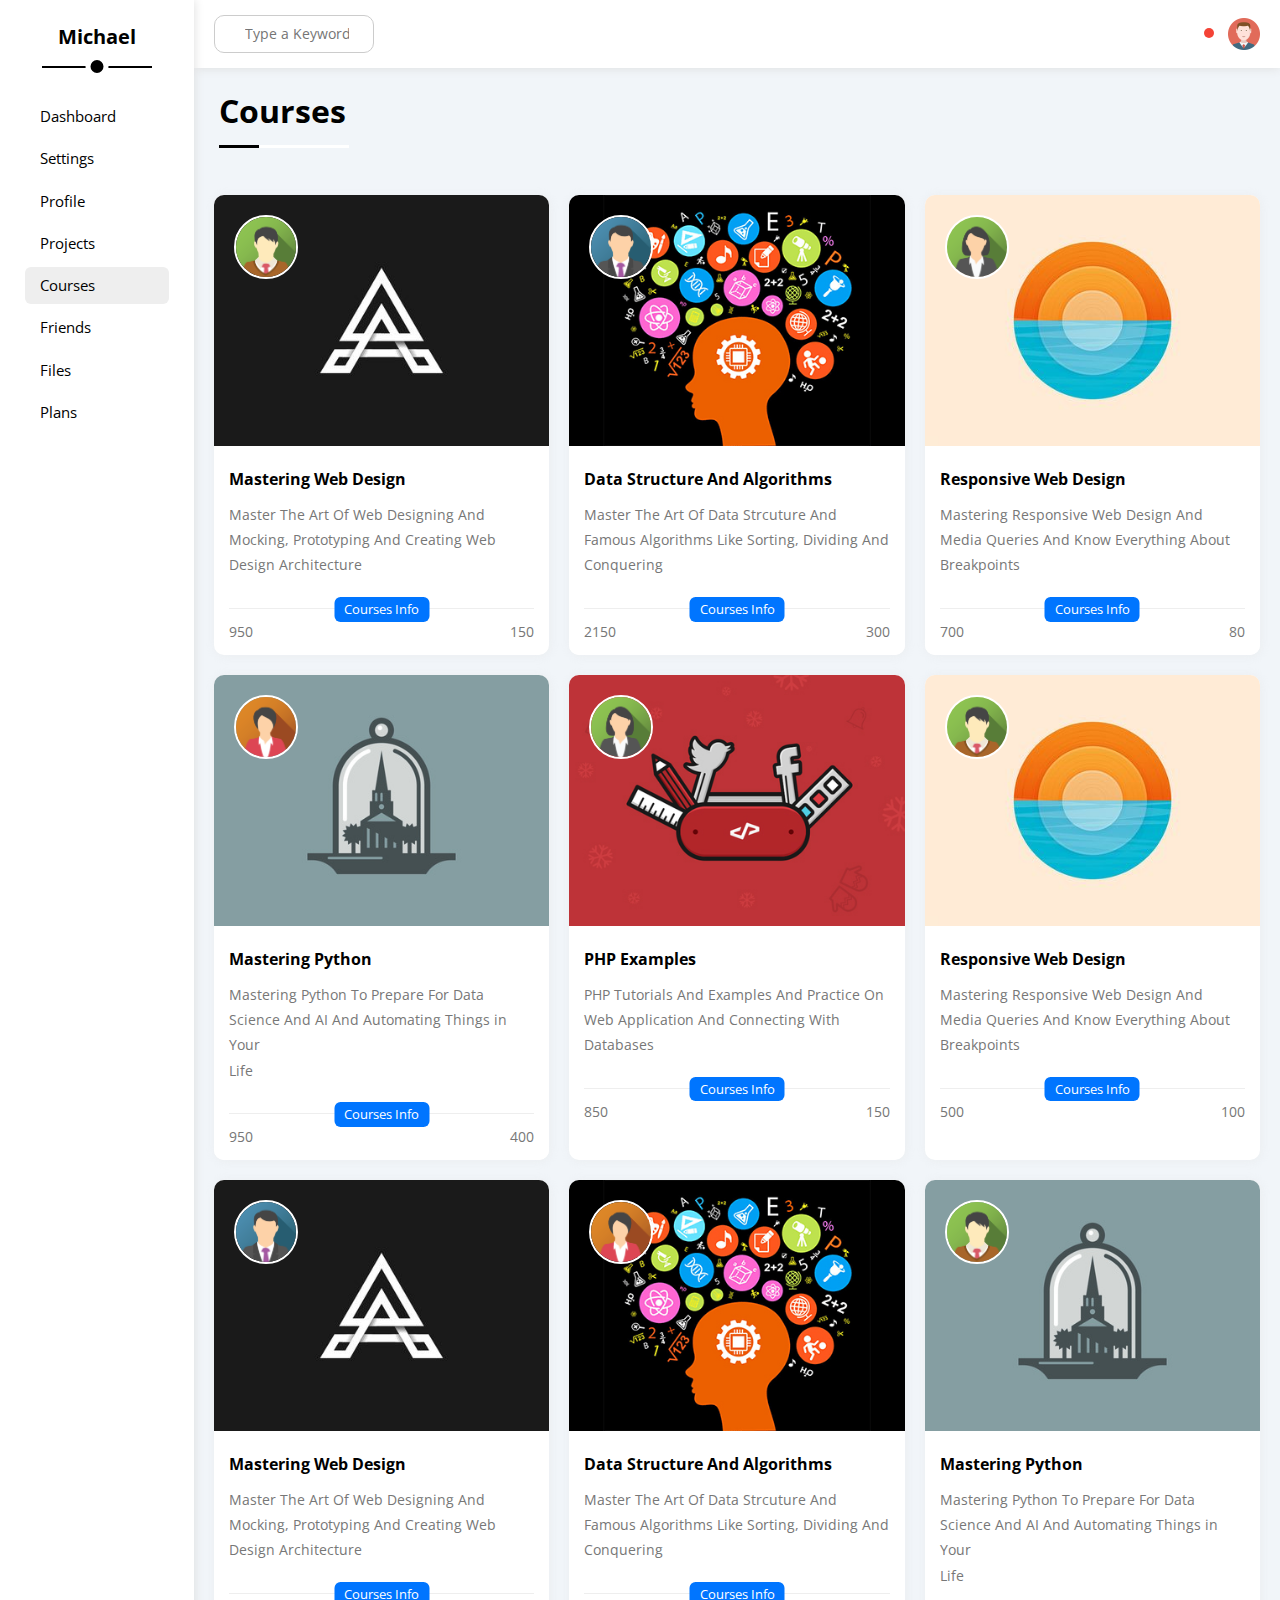
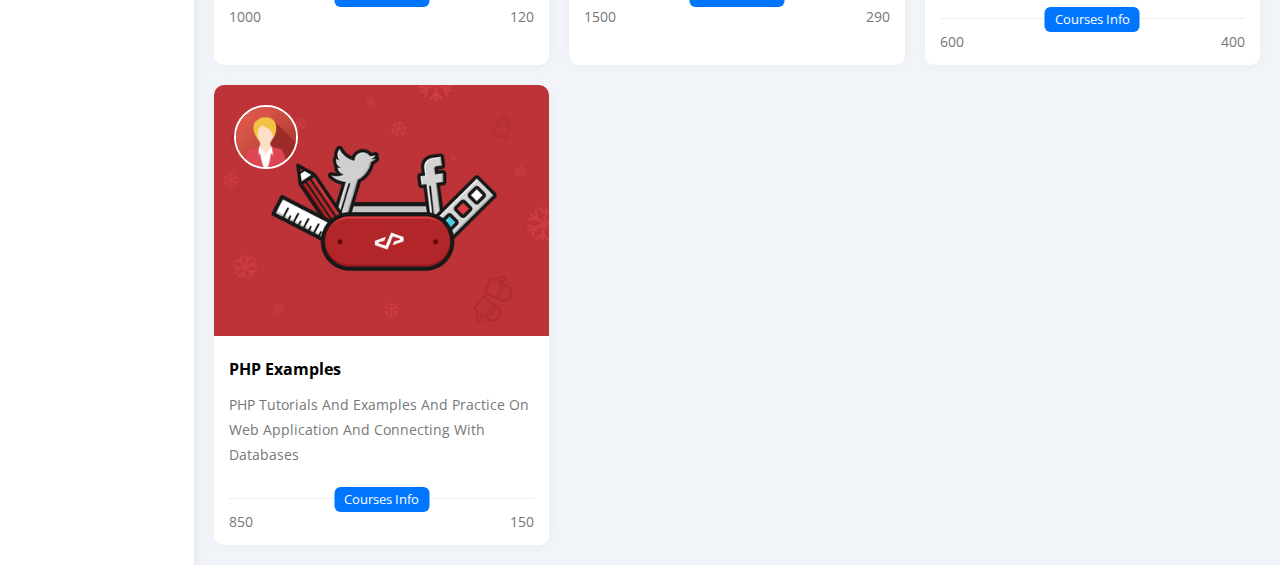
<file: courses.html>
<!DOCTYPE html>
<html lang="en">

<head>
    <meta charset="UTF-8">
    <meta name="viewport" content="width=device-width, initial-scale=1.0">
    <title>Courses</title>
    <link rel="stylesheet" href="https://cdnjs.cloudflare.com/ajax/libs/font-awesome/6.4.0/css/all.min.css"
        integrity="sha512-iecdLmaskl7CVkqkXNQ/ZH/XLlvWZOJyj7Yy7tcenmpD1ypASozpmT/E0iPtmFIB46ZmdtAc9eNBvH0H/ZpiBw=="
        crossorigin="anonymous" referrerpolicy="no-referrer" />
    <link rel="stylesheet" href="master.css/normalize.css">
    <link rel="stylesheet" href="master.css/master.css">
    <link rel="stylesheet" href="master.css/framework.css">
    <link href="https://fonts.googleapis.com/css2?family=Open+Sans:wght@300;500&;display=swap" rel="stylesheet">
</head>

<body>
    <div class="d-flex">
        <!-- sidepar -->
        <div class="side bg-white relative">
            <h2 class="p-0 t-center f-20 m-0">Michael</h2>
            <ul>
                <li>
                    <a href="index.html" class="  c-black p-10 f-15 d-block br-6"> <i
                            class="fa-regular fa-chart-bar fa-fw"></i>
                        <span>Dashboard</span></a>
                </li>
                <li>
                    <a href="settings.html" class=" c-black p-10 f-15 d-block br-6"><i
                            class="fa-solid fa-gear fa-fw"></i>
                        <span>Settings</span></a>
                </li>
                <li>
                    <a href="profile.html" class=" c-black p-10 f-15 d-block br-6"> <i
                            class=" fa-regular fa-user fa-fw"></i>
                        <span>Profile</span></a>
                </li>
                <li>
                    <a href="projects.html" class=" c-black p-10 f-15 d-block br-6"> <i
                            class=" fa-solid fa-diagram-project fa-fw"></i>
                        <span>Projects</span></a>
                </li>
                <li>
                    <a href="courses.html" class="active c-black p-10 f-15 d-block br-6"> <i
                            class=" fa-solid fa-graduation-cap fa-fw"></i>
                        <span>Courses</span></a>
                </li>
                <li>
                    <a href="friends.html" class="c-black p-10 f-15 d-block br-6"> <i
                            class=" fa-regular fa-circle-user fa-fw"></i>
                        <span>Friends</span></a>
                </li>
                <li>
                    <a href="files.html" class="c-black p-10 f-15 d-block br-6"> <i
                            class=" fa-regular fa-file fa-fw"></i>
                        <span>Files</span></a>
                </li>
                <li>
                    <a href="plans.html" class="c-black p-10 f-15 d-block br-6"> <i
                            class=" fa-regular fa-credit-card fa-fw"></i>
                        <span>Plans</span></a>
                </li>
            </ul>
        </div>
        <!-- content -->
        <div class="content w-full ">
            <header class="bg-white f-space align-c p-15">
                <div class="search relative">

                    <input class="br-10 " type="search" placeholder="Type a Keyword ">
                </div>
                <div class="icon f-center"><span class=" relative"><i class="fa-regular fa-bell fa-lg "></i></span>
                    <img src="img/avatar.png" alt="">
                </div>
            </header>
            <h1 class=" relative w-full p-20 m-5">Courses</h1>
            <div class="courses-page d-grid">
                <div class="courses relative bg-white br-10 shadow">
                    <img src="img/team-03.png" alt="">
                    <img class="cover m-0" src="img/course-01.jpg" alt="">
                    <div class=" p-15  pb-0">
                        <div class="text pb-30 ">
                            <h4 class="m-0 mt-5">Mastering Web Design</h4>
                            <p class="f-14 c-777 mb-30">Master The Art Of Web Designing And Mocking, Prototyping And
                                Creating Web
                                Design Architecture</p>
                        </div>
                        <div class="info align-c f-space relative">
                            <a href="#" class="btn-1 bg-blue c-white f-13">Courses Info</a>
                            <div class="f-14 c-777"><i class="fa-regular fa-user"></i> 950</div>
                            <div class="f-14 c-777"><i class="fa-solid fa-dollar-sign"></i> 150</div>
                        </div>
                    </div>
                </div>
                <div class="courses relative bg-white br-10 shadow">
                    <img src="img/team-01.png" alt="">
                    <img class="cover m-0" src="img/course-02.jpg" alt="">
                    <div class=" p-15 bg-white pb-0">
                        <div class="text pb-30 ">
                            <h4 class="m-0 mt-5">Data Structure And Algorithms</h4>
                            <p class="f-14 c-777 mb-30">Master The Art Of Data Strcuture And Famous Algorithms Like
                                Sorting,
                                Dividing And <br>Conquering</p>
                        </div>
                        <div class="info align-c f-space relative">
                            <a href="#" class="btn-1 bg-blue c-white f-13">Courses Info</a>
                            <div class="f-14 c-777"><i class="fa-regular fa-user"></i> 2150</div>
                            <div class="f-14 c-777"><i class="fa-solid fa-dollar-sign"></i> 300</div>
                        </div>
                    </div>
                </div>
                <div class="courses relative br-10 bg-white shadow">
                    <img src="img/team-02.png" alt="">
                    <img class="cover m-0" src="img/course-03.jpg" alt="">
                    <div class=" p-15 bg-white pb-0">
                        <div class="text pb-30 ">
                            <h4 class="m-0 mt-5">Responsive Web Design</h4>
                            <p class="f-14 c-777 mb-30">Mastering Responsive Web Design And Media Queries And Know
                                Everything About<br> Breakpoints</p>
                        </div>
                        <div class="info align-c f-space relative">
                            <a href="#" class="btn-1 bg-blue c-white f-13">Courses Info</a>
                            <div class="f-14 c-777"><i class="fa-regular fa-user"></i> 700</div>
                            <div class="f-14 c-777"><i class="fa-solid fa-dollar-sign"></i> 80</div>
                        </div>
                    </div>
                </div>
                <div class="courses relative br-10 bg-white shadow">
                    <img src="img/team-04.png" alt="">
                    <img class="cover m-0" src="img/course-04.jpg" alt="">
                    <div class=" p-15 bg-white pb-0">
                        <div class="text pb-30 ">
                            <h4 class="m-0 mt-5">Mastering Python</h4>
                            <p class="f-14 c-777 mb-30">Mastering Python To Prepare For Data Science And AI And
                                Automating
                                Things in Your<br> Life</p>
                        </div>
                        <div class="info align-c f-space relative">
                            <a href="#" class="btn-1 bg-blue c-white f-13">Courses Info</a>
                            <div class="f-14 c-777"><i class="fa-regular fa-user"></i> 950</div>
                            <div class="f-14 c-777"><i class="fa-solid fa-dollar-sign"></i> 400</div>
                        </div>
                    </div>
                </div>
                <div class="courses relative br-10 bg-white shadow">
                    <img src="img/team-02.png" alt="">
                    <img class="cover m-0" src="img/course-05.jpg" alt="">
                    <div class=" p-15 bg-white pb-0">
                        <div class="text pb-30 ">
                            <h4 class="m-0 mt-5">PHP Examples</h4>
                            <p class="f-14 c-777 mb-30">PHP Tutorials And Examples And Practice On Web Application And
                                Connecting With<br> Databases

                            </p>
                        </div>
                        <div class="info align-c f-space relative">
                            <a href="#" class="btn-1 bg-blue c-white f-13">Courses Info</a>
                            <div class="f-14 c-777"><i class="fa-regular fa-user"></i> 850</div>
                            <div class="f-14 c-777"><i class="fa-solid fa-dollar-sign"></i> 150</div>
                        </div>
                    </div>
                </div>
                <div class="courses relative bg-white br-10 bg-white shadow">
                    <img src="img/team-03.png" alt="">
                    <img class="cover m-0" src="img/course-03.jpg" alt="">
                    <div class=" p-15  pb-0">
                        <div class="text pb-30 ">
                            <h4 class="m-0 mt-5">Responsive Web Design</h4>
                            <p class="f-14 c-777 mb-30">Mastering Responsive Web Design And Media Queries And Know
                                Everything About<br> Breakpoints</p>
                        </div>
                        <div class="info align-c f-space relative">
                            <a href="#" class="btn-1 bg-blue c-white f-13">Courses Info</a>
                            <div class="f-14 c-777"><i class="fa-regular fa-user"></i> 500</div>
                            <div class="f-14 c-777"><i class="fa-solid fa-dollar-sign"></i> 100</div>
                        </div>
                    </div>
                </div>
                <div class="courses relative br-10 bg-white shadow">
                    <img src="img/team-01.png" alt="">
                    <img class="cover m-0" src="img/course-01.jpg" alt="">
                    <div class=" p-15 bg-white pb-0">
                        <div class="text pb-30 ">
                            <h4 class="m-0 mt-5">Mastering Web Design</h4>
                            <p class="f-14 c-777 mb-30">Master The Art Of Web Designing And Mocking, Prototyping And
                                Creating Web
                                Design Architecture</p>
                        </div>
                        <div class="info align-c f-space relative">
                            <a href="#" class="btn-1 bg-blue c-white f-13">Courses Info</a>
                            <div class="f-14 c-777"><i class="fa-regular fa-user"></i> 1000</div>
                            <div class="f-14 c-777"><i class="fa-solid fa-dollar-sign"></i> 120</div>
                        </div>
                    </div>
                </div>
                <div class="courses relative br-10 bg-white shadow">
                    <img src="img/team-04.png" alt="">
                    <img class="cover m-0" src="img/course-02.jpg" alt="">
                    <div class=" p-15 bg-white pb-0">
                        <div class="text pb-30 ">
                            <h4 class="m-0 mt-5">Data Structure And Algorithms</h4>
                            <p class="f-14 c-777 mb-30">Master The Art Of Data Strcuture And Famous Algorithms Like
                                Sorting,
                                Dividing And<br> Conquering</p>
                        </div>
                        <div class="info align-c f-space relative">
                            <a href="#" class="btn-1 bg-blue c-white f-13">Courses Info</a>
                            <div class="f-14 c-777"><i class="fa-regular fa-user"></i> 1500</div>
                            <div class="f-14 c-777"><i class="fa-solid fa-dollar-sign"></i> 290</div>
                        </div>
                    </div>
                </div>
                <div class="courses relative br-10 bg-white shadow">
                    <img src="img/team-03.png" alt="">
                    <img class="cover m-0" src="img/course-04.jpg" alt="">
                    <div class=" p-15 bg-white pb-0">
                        <div class="text pb-30 ">
                            <h4 class="m-0 mt-5">Mastering Python</h4>
                            <p class="f-14 c-777 mb-30">Mastering Python To Prepare For Data Science And AI And
                                Automating
                                Things in Your<br> Life</p>
                        </div>
                        <div class="info align-c f-space relative">
                            <a href="#" class="btn-1 bg-blue c-white f-13">Courses Info</a>
                            <div class="f-14 c-777"><i class="fa-regular fa-user"></i> 600</div>
                            <div class="f-14 c-777"><i class="fa-solid fa-dollar-sign"></i> 400</div>
                        </div>
                    </div>
                </div>
                <div class="courses relative br-10 bg-white shadow">
                    <img src="img/team-05.png" alt="">
                    <img class="cover m-0" src="img/course-05.jpg" alt="">
                    <div class=" p-15 bg-white pb-0">
                        <div class="text pb-30 ">
                            <h4 class="m-0 mt-5">PHP Examples</h4>
                            <p class="f-14 c-777 mb-30">PHP Tutorials And Examples And Practice On Web Application And
                                Connecting With<br> Databases

                            </p>
                        </div>
                        <div class="info align-c f-space relative">
                            <a href="#" class="btn-1 bg-blue c-white f-13">Courses Info</a>
                            <div class="f-14 c-777"><i class="fa-regular fa-user"></i> 850</div>
                            <div class="f-14 c-777"><i class="fa-solid fa-dollar-sign"></i> 150</div>
                        </div>
                    </div>
                </div>
            </div>
        </div>
    </div>
</body>

</html>
</file>
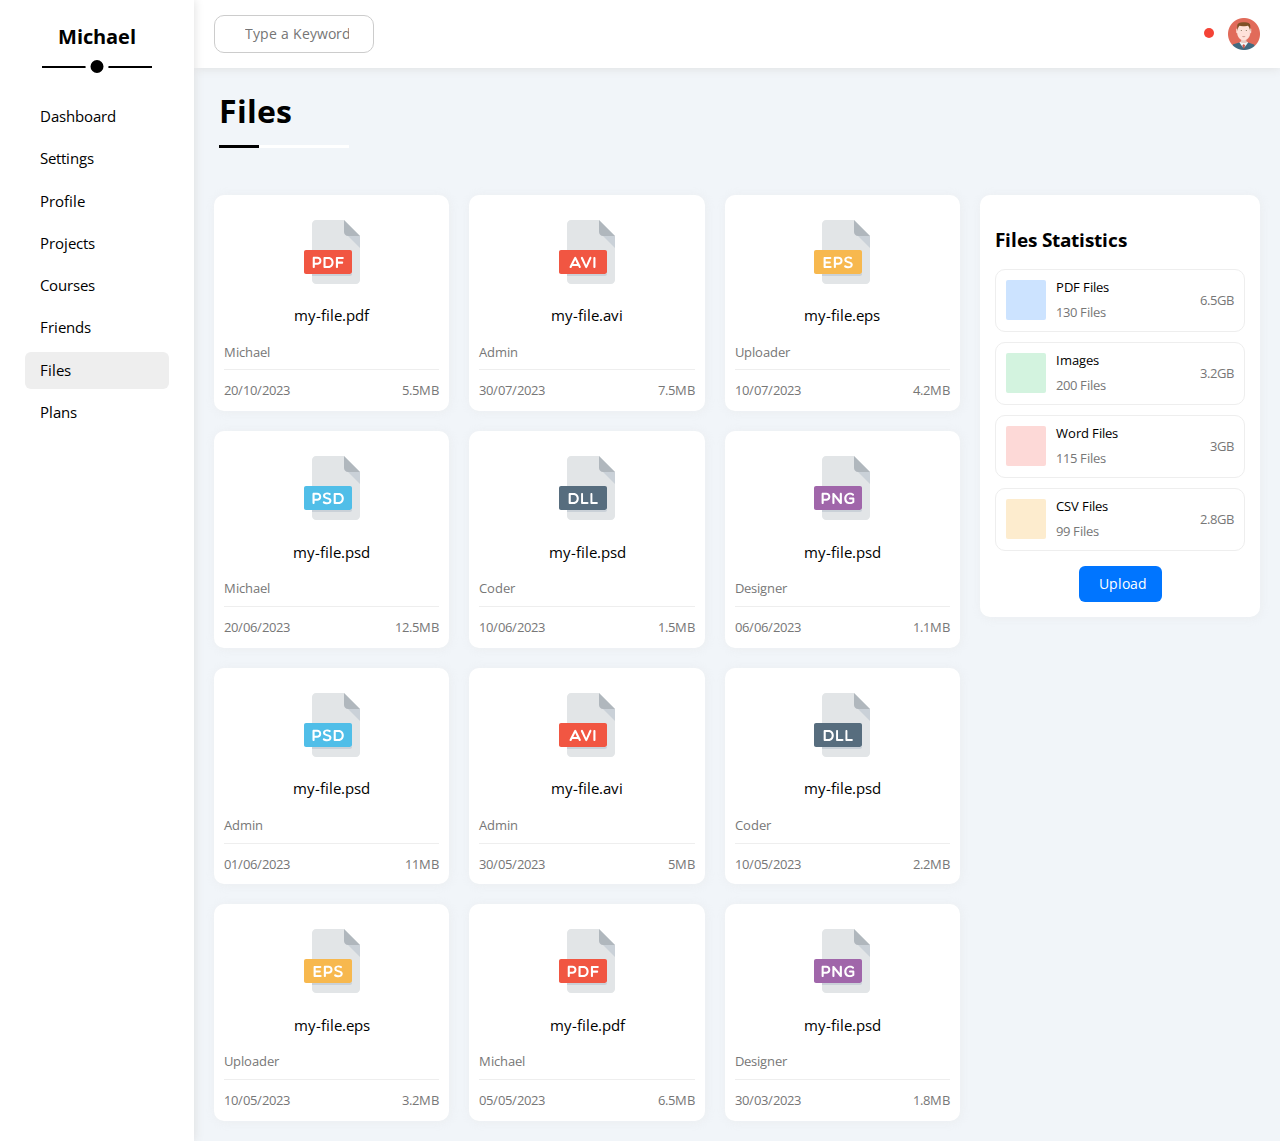
<file: files.html>
<!DOCTYPE html>
<html lang="en">

<head>
    <meta charset="UTF-8">
    <meta name="viewport" content="width=device-width, initial-scale=1.0">
    <title>Files</title>
    <link rel="stylesheet" href="https://cdnjs.cloudflare.com/ajax/libs/font-awesome/6.4.0/css/all.min.css"
        integrity="sha512-iecdLmaskl7CVkqkXNQ/ZH/XLlvWZOJyj7Yy7tcenmpD1ypASozpmT/E0iPtmFIB46ZmdtAc9eNBvH0H/ZpiBw=="
        crossorigin="anonymous" referrerpolicy="no-referrer" />
    <link rel="stylesheet" href="master.css/normalize.css">
    <link rel="stylesheet" href="master.css/master.css">
    <link rel="stylesheet" href="master.css/framework.css">
    <link href="https://fonts.googleapis.com/css2?family=Open+Sans:wght@300;500&;display=swap" rel="stylesheet">
</head>

<body>
    <div class="d-flex">
        <!-- sidepar -->
        <div class="side bg-white relative">
            <h2 class="p-0 t-center f-20 m-0">Michael</h2>
            <ul>
                <li>
                    <a href="index.html" class="  c-black p-10 f-15 d-block br-6"> <i
                            class="fa-regular fa-chart-bar fa-fw"></i>
                        <span>Dashboard</span></a>
                </li>
                <li>
                    <a href="settings.html" class=" c-black p-10 f-15 d-block br-6"><i
                            class="fa-solid fa-gear fa-fw"></i>
                        <span>Settings</span></a>
                </li>
                <li>
                    <a href="profile.html" class=" c-black p-10 f-15 d-block br-6"> <i
                            class=" fa-regular fa-user fa-fw"></i>
                        <span>Profile</span></a>
                </li>
                <li>
                    <a href="projects.html" class="c-black p-10 f-15 d-block br-6"> <i
                            class=" fa-solid fa-diagram-project fa-fw"></i>
                        <span>Projects</span></a>
                </li>
                <li>
                    <a href="courses.html" class="c-black p-10 f-15 d-block br-6"> <i
                            class=" fa-solid fa-graduation-cap fa-fw"></i>
                        <span>Courses</span></a>
                </li>
                <li>
                    <a href="friends.html" class="c-black p-10 f-15 d-block br-6"> <i
                            class=" fa-regular fa-circle-user fa-fw"></i>
                        <span>Friends</span></a>
                </li>
                <li>
                    <a href="files.html" class="active c-black p-10 f-15 d-block br-6"> <i
                            class=" fa-regular fa-file fa-fw"></i>
                        <span>Files</span></a>
                </li>
                <li>
                    <a href="plans.html" class="c-black p-10 f-15 d-block br-6"> <i
                            class=" fa-regular fa-credit-card fa-fw"></i>
                        <span>Plans</span></a>
                </li>
            </ul>
        </div>
        <!-- content -->
        <div class="content w-full ">
            <header class="bg-white f-space align-c p-15">
                <div class="search relative">

                    <input class="br-10 " type="search" placeholder="Type a Keyword ">
                </div>
                <div class="icon f-center"><span class=" relative"><i class="fa-regular fa-bell fa-lg "></i></span>
                    <img src="img/avatar.png" alt="">
                </div>
            </header>
            <h1 class=" relative w-full p-20 m-5">Files</h1>
            <div class="files-page d-flex">
                <div class="files-content d-grid">
                    <div class="box br-10 bg-white p-10 pb-0 shadow">
                        <i class="fa-solid fa-download c-777 absolute"></i>
                        <div class="w-full t-center"><img src="img/pdf.svg" alt="">
                            <p class="mt-5 mb-20 f-15">my-file.pdf</p>
                        </div>
                        <p class="c-777 f-13 mb-10">Michael</p>
                        <div class="info align-c f-space c-777 f-13">
                            <p>20/10/2023</p>
                            <p>5.5MB</p>
                        </div>
                    </div>
                    <div class="box br-10 bg-white p-10 pb-0 shadow">
                        <i class="fa-solid fa-download c-777 absolute"></i>
                        <div class="w-full t-center"><img src="img/avi.svg" alt="">
                            <p class="mt-5 mb-20 f-15">my-file.avi</p>
                        </div>
                        <p class="c-777 f-13 mb-10">Admin</p>
                        <div class="info align-c f-space c-777 f-13">
                            <p>30/07/2023</p>
                            <p>7.5MB</p>
                        </div>
                    </div>
                    <div class="box br-10 bg-white p-10 pb-0 shadow">
                        <i class="fa-solid fa-download c-777 absolute"></i>
                        <div class="w-full t-center"><img src="img/eps.svg" alt="">
                            <p class="mt-5 mb-20 f-15">my-file.eps</p>
                        </div>
                        <p class="c-777 f-13 mb-10">Uploader</p>
                        <div class="info align-c f-space c-777 f-13">
                            <p>10/07/2023</p>
                            <p>4.2MB</p>
                        </div>
                    </div>
                    <div class="box br-10 bg-white p-10 pb-0 shadow">
                        <i class="fa-solid fa-download c-777 absolute"></i>
                        <div class="w-full t-center"><img src="img/psd.svg" alt="">
                            <p class="mt-5 mb-20 f-15">my-file.psd</p>
                        </div>
                        <p class="c-777 f-13 mb-10">Michael</p>
                        <div class="info align-c f-space c-777 f-13">
                            <p>20/06/2023</p>
                            <p>12.5MB</p>
                        </div>
                    </div>
                    <div class="box br-10 bg-white p-10 pb-0 shadow">
                        <i class="fa-solid fa-download c-777 absolute"></i>
                        <div class="w-full t-center"><img src="img/dll.svg" alt="">
                            <p class="mt-5 mb-20 f-15">my-file.psd</p>
                        </div>
                        <p class="c-777 f-13 mb-10">Coder</p>
                        <div class="info align-c f-space c-777 f-13">
                            <p>10/06/2023</p>
                            <p>1.5MB</p>
                        </div>
                    </div>
                    <div class="box br-10 bg-white p-10 pb-0 shadow">
                        <i class="fa-solid fa-download c-777 absolute"></i>
                        <div class="w-full t-center"><img src="img/png.svg" alt="">
                            <p class="mt-5 mb-20 f-15">my-file.psd</p>
                        </div>
                        <p class="c-777 f-13 mb-10">Designer</p>
                        <div class="info align-c f-space c-777 f-13">
                            <p>06/06/2023</p>
                            <p>1.1MB</p>
                        </div>
                    </div>
                    <div class="box br-10 bg-white p-10 pb-0 shadow">
                        <i class="fa-solid fa-download c-777 absolute"></i>
                        <div class="w-full t-center"><img src="img/psd.svg" alt="">
                            <p class="mt-5 mb-20 f-15">my-file.psd</p>
                        </div>
                        <p class="c-777 f-13 mb-10">Admin</p>
                        <div class="info align-c f-space c-777 f-13">
                            <p>01/06/2023</p>
                            <p>11MB</p>
                        </div>
                    </div>
                    <div class="box br-10 bg-white p-10 pb-0 shadow">
                        <i class="fa-solid fa-download c-777 absolute"></i>
                        <div class="w-full t-center"><img src="img/avi.svg" alt="">
                            <p class="mt-5 mb-20 f-15">my-file.avi</p>
                        </div>
                        <p class="c-777 f-13 mb-10">Admin</p>
                        <div class="info align-c f-space c-777 f-13">
                            <p>30/05/2023</p>
                            <p>5MB</p>
                        </div>
                    </div>
                    <div class="box br-10 bg-white p-10 pb-0 shadow">
                        <i class="fa-solid fa-download c-777 absolute"></i>
                        <div class="w-full t-center"><img src="img/dll.svg" alt="">
                            <p class="mt-5 mb-20 f-15">my-file.psd</p>
                        </div>
                        <p class="c-777 f-13 mb-10">Coder</p>
                        <div class="info align-c f-space c-777 f-13">
                            <p>10/05/2023</p>
                            <p>2.2MB</p>
                        </div>
                    </div>
                    <div class="box br-10 bg-white p-10 pb-0 shadow">
                        <i class="fa-solid fa-download c-777 absolute"></i>
                        <div class="w-full t-center"><img src="img/eps.svg" alt="">
                            <p class="mt-5 mb-20 f-15">my-file.eps</p>
                        </div>
                        <p class="c-777 f-13 mb-10">Uploader</p>
                        <div class="info align-c f-space c-777 f-13">
                            <p>10/05/2023</p>
                            <p>3.2MB</p>
                        </div>
                    </div>
                    <div class="box br-10 bg-white p-10 pb-0 shadow">
                        <i class="fa-solid fa-download c-777 absolute"></i>
                        <div class="w-full t-center"><img src="img/pdf.svg" alt="">
                            <p class="mt-5 mb-20 f-15">my-file.pdf</p>
                        </div>
                        <p class="c-777 f-13 mb-10">Michael</p>
                        <div class="info align-c f-space c-777 f-13">
                            <p>05/05/2023</p>
                            <p>6.5MB</p>
                        </div>
                    </div>
                    <div class="box br-10 bg-white p-10 pb-0 shadow">
                        <i class="fa-solid fa-download c-777 absolute"></i>
                        <div class="w-full t-center"><img src="img/png.svg" alt="">
                            <p class="mt-5 mb-20 f-15">my-file.psd</p>
                        </div>
                        <p class="c-777 f-13 mb-10">Designer</p>
                        <div class="info align-c f-space c-777 f-13">
                            <p>30/03/2023</p>
                            <p>1.8MB</p>
                        </div>
                    </div>
                </div>
                <div class="files-stat br-10 bg-white p-15 shadow">
                    <h3 class="mob-c">Files Statistics</h3>
                    <div class="box align-c p-10 br-10 mb-10">
                        <i class="fa-regular fa-file-pdf fa-lg blue f-center c-blue icon m-0"></i>
                        <div class="text f-13">
                            <p class="m-0">PDF Files</p>
                            <p class="c-777 mb-0 mt-10">130 Files</p>
                        </div>
                        <p class="size c-777 f-13">6.5GB</p>
                    </div>
                    <div class="box align-c p-10 br-10 mb-10">
                        <i class="fa-regular fa-images fa-lg green f-center c-green icon m-0"></i>
                        <div class="text f-13">
                            <p class="m-0">Images</p>
                            <p class="c-777 mb-0 mt-10">200 Files</p>
                        </div>
                        <p class="size c-777 f-13">3.2GB</p>
                    </div>
                    <div class="box align-c p-10 br-10 mb-10">
                        <i class="fa-regular fa-file-word fa-lg red f-center c-red icon"></i>
                        <div class="text f-13">
                            <p class="m-0">Word Files</p>
                            <p class="c-777 mb-0 mt-10">115 Files</p>
                        </div>
                        <p class="size c-777 f-13">3GB</p>
                    </div>
                    <div class="box align-c p-10 br-10">
                        <i class="fa-solid fa-file-csv fa-lg orange f-center c-orange icon"></i>
                        <div class="text f-13">
                            <p class="m-0">CSV Files</p>
                            <p class="c-777 mb-0 mt-10">99 Files</p>
                        </div>
                        <p class="size c-777 f-13">2.8GB</p>
                    </div>
                    <a href="#" class="btn-2 c-white bg-blue f-14"><i class="fa-solid fa-angles-up mr-10"></i>
                        Upload</a>
                </div>
            </div>
        </div>
    </div>
</body>

</html>
</file>
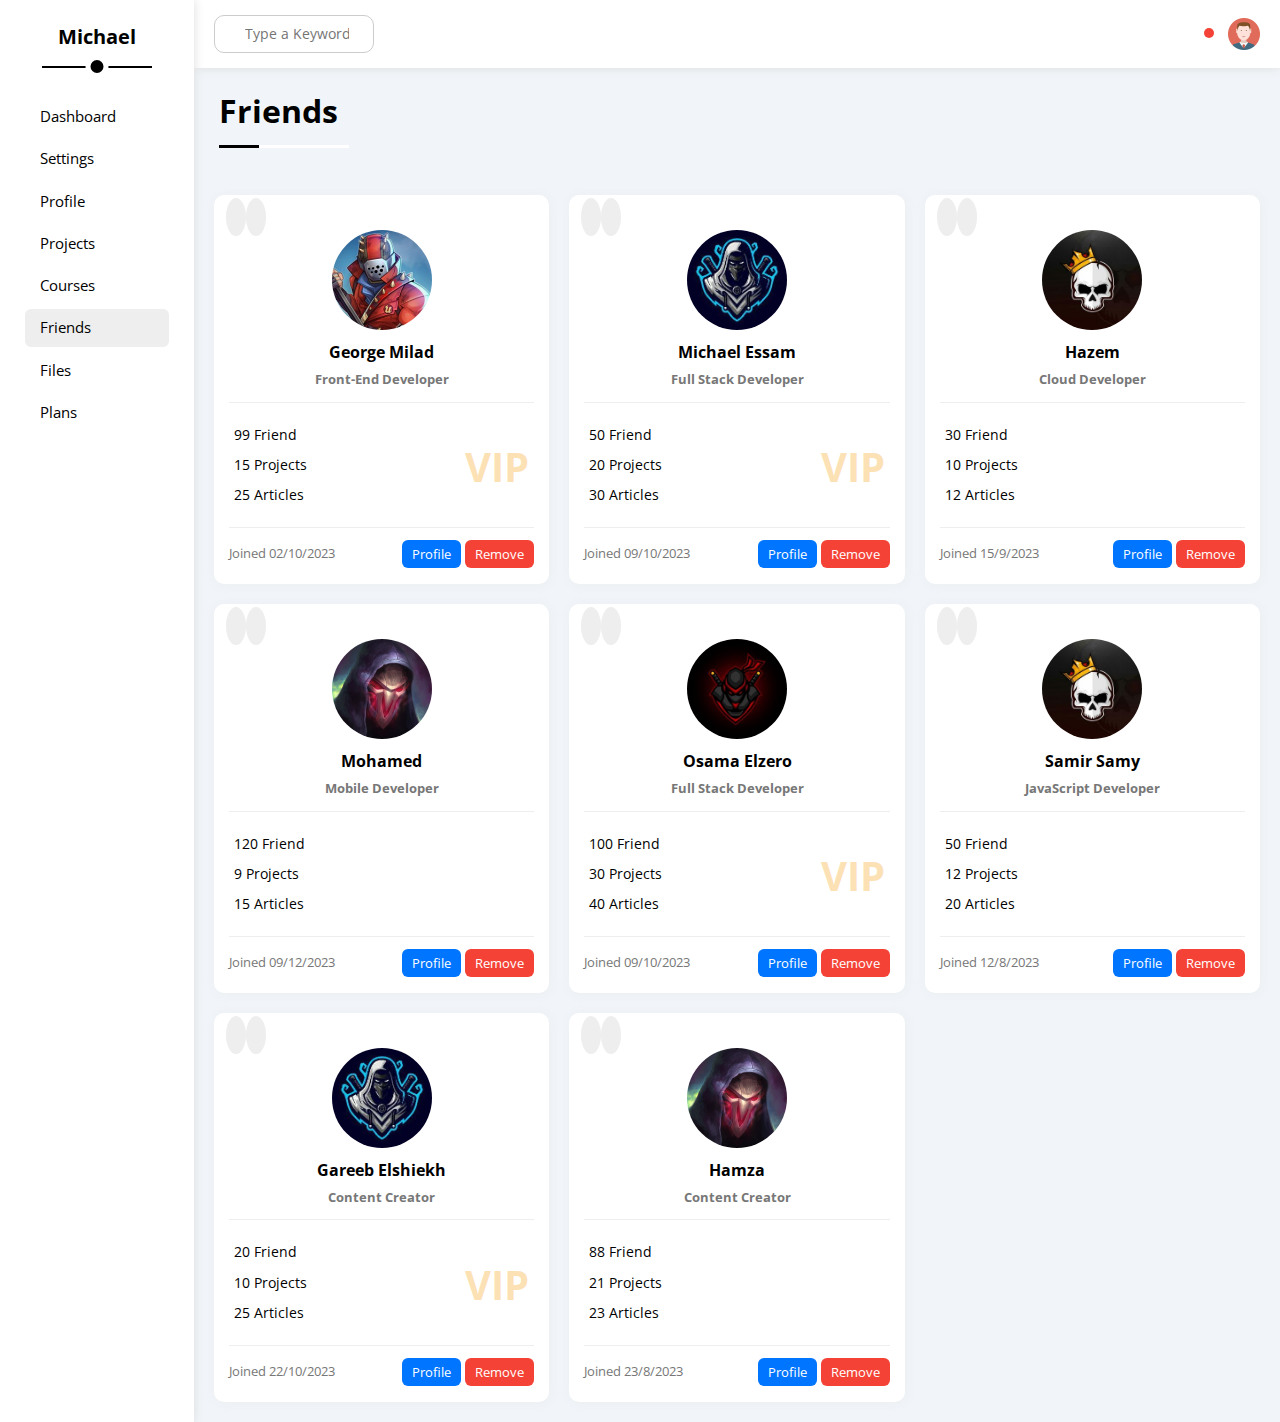
<file: friends.html>
<!DOCTYPE html>
<html lang="en">

<head>
    <meta charset="UTF-8">
    <meta name="viewport" content="width=device-width, initial-scale=1.0">
    <title>Friends</title>
    <link rel="stylesheet" href="https://cdnjs.cloudflare.com/ajax/libs/font-awesome/6.4.0/css/all.min.css"
        integrity="sha512-iecdLmaskl7CVkqkXNQ/ZH/XLlvWZOJyj7Yy7tcenmpD1ypASozpmT/E0iPtmFIB46ZmdtAc9eNBvH0H/ZpiBw=="
        crossorigin="anonymous" referrerpolicy="no-referrer" />
    <link rel="stylesheet" href="master.css/normalize.css">
    <link rel="stylesheet" href="master.css/master.css">
    <link rel="stylesheet" href="master.css/framework.css">
    <link href="https://fonts.googleapis.com/css2?family=Open+Sans:wght@300;500&;display=swap" rel="stylesheet">
</head>

<body>
    <div class="d-flex">
        <!-- sidepar -->
        <div class="side bg-white relative">
            <h2 class="p-0 t-center f-20 m-0">Michael</h2>
            <ul>
                <li>
                    <a href="index.html" class="  c-black p-10 f-15 d-block br-6"> <i
                            class="fa-regular fa-chart-bar fa-fw"></i>
                        <span>Dashboard</span></a>
                </li>
                <li>
                    <a href="settings.html" class=" c-black p-10 f-15 d-block br-6"><i
                            class="fa-solid fa-gear fa-fw"></i>
                        <span>Settings</span></a>
                </li>
                <li>
                    <a href="profile.html" class=" c-black p-10 f-15 d-block br-6"> <i
                            class=" fa-regular fa-user fa-fw"></i>
                        <span>Profile</span></a>
                </li>
                <li>
                    <a href="projects.html" class=" c-black p-10 f-15 d-block br-6"> <i
                            class=" fa-solid fa-diagram-project fa-fw"></i>
                        <span>Projects</span></a>
                </li>
                <li>
                    <a href="courses.html" class=" c-black p-10 f-15 d-block br-6"> <i
                            class=" fa-solid fa-graduation-cap fa-fw"></i>
                        <span>Courses</span></a>
                </li>
                <li>
                    <a href="friends.html" class="active c-black p-10 f-15 d-block br-6"> <i
                            class=" fa-regular fa-circle-user fa-fw"></i>
                        <span>Friends</span></a>
                </li>
                <li>
                    <a href="files.html" class="c-black p-10 f-15 d-block br-6"> <i
                            class=" fa-regular fa-file fa-fw"></i>
                        <span>Files</span></a>
                </li>
                <li>
                    <a href="plans.html" class="c-black p-10 f-15 d-block br-6"> <i
                            class=" fa-regular fa-credit-card fa-fw"></i>
                        <span>Plans</span></a>
                </li>
            </ul>
        </div>
        <!-- content -->
        <div class="content w-full ">
            <header class="bg-white f-space align-c p-15">
                <div class="search relative">

                    <input class="br-10 " type="search" placeholder="Type a Keyword ">
                </div>
                <div class="icon f-center"><span class=" relative"><i class="fa-regular fa-bell fa-lg "></i></span>
                    <img src="img/avatar.png" alt="">
                </div>
            </header>
            <h1 class=" relative w-full p-20 m-5">Friends </h1>
            <div class="friends-page d-grid">
                <div class="friend br-10 bg-white p-15 relative pb-0 shadow">
                    <div class="contact ">
                        <i class="fa-solid fa-phone"></i>
                        <i class="fa-regular fa-envelope"></i>
                    </div>
                    <div class="w-full t-center">
                        <img class="br-50" src="img/friend-01.jpg" alt="">
                        <h4 class="m-0">George Milad</h4>
                        <p class="f-13 f-bold  c-777 mt-10">Front-End Developer</p>
                    </div>
                    <div class="info relative">
                        <p><i class="fa-regular fa-face-smile fa-fw"></i> 99 Friend</p>
                        <p><i class="fa-solid fa-code-commit fa-fw"></i> 15 Projects</p>
                        <p><i class="fa-regular fa-newspaper fa-fw"></i> 25 Articles</p>
                        <h2 class="vip c-orange">VIP</h2>
                    </div>
                    <div class="join align-c pt-10 pb-10 f-space">
                        <p class="f-13 c-777">Joined 02/10/2023</p>
                        <div class="btns">
                            <a class="btn-1 bg-blue c-white f-13" href="profile.html">Profile</a>
                            <a class="btn-1 bg-red c-white f-13" href="#">Remove</a>
                        </div>
                    </div>
                </div>
                <div class="friend br-10 bg-white p-15 relative pb-0 shadow">
                    <div class="contact ">
                        <i class="fa-solid fa-phone"></i>
                        <i class="fa-regular fa-envelope"></i>
                    </div>
                    <div class="w-full t-center">
                        <img class="br-50" src="img/friend-02.jpg" alt="">
                        <h4 class="m-0">Michael Essam</h4>
                        <p class="f-13 f-bold  c-777 mt-10">Full Stack Developer</p>
                    </div>
                    <div class="info relative">
                        <p><i class="fa-regular fa-face-smile fa-fw"></i> 50 Friend</p>
                        <p><i class="fa-solid fa-code-commit fa-fw"></i> 20 Projects</p>
                        <p><i class="fa-regular fa-newspaper fa-fw"></i> 30 Articles</p>
                        <h2 class="vip c-orange">VIP</h2>
                    </div>
                    <div class="join align-c pt-10 pb-10 f-space">
                        <p class="f-13 c-777">Joined 09/10/2023</p>
                        <div class="btns">
                            <a class="btn-1 bg-blue c-white f-13" href="profile.html">Profile</a>
                            <a class="btn-1 bg-red c-white f-13" href="#">Remove</a>
                        </div>
                    </div>
                </div>
                <div class="friend br-10 bg-white p-15 relative pb-0 shadow">
                    <div class="contact ">
                        <i class="fa-solid fa-phone"></i>
                        <i class="fa-regular fa-envelope"></i>
                    </div>
                    <div class="w-full t-center">
                        <img class="br-50" src="img/friend-05.jpg" alt="">
                        <h4 class="m-0">Hazem</h4>
                        <p class="f-13 f-bold c-777 mt-10">Cloud Developer</p>
                    </div>
                    <div class="info relative">
                        <p><i class="fa-regular fa-face-smile fa-fw"></i> 30 Friend</p>
                        <p><i class="fa-solid fa-code-commit fa-fw"></i> 10 Projects</p>
                        <p><i class="fa-regular fa-newspaper fa-fw"></i> 12 Articles</p>
                    </div>
                    <div class="join align-c pt-10 pb-10 f-space">
                        <p class="f-13 c-777">Joined 15/9/2023</p>
                        <div class="btns">
                            <a class="btn-1 bg-blue c-white f-13" href="profile.html">Profile</a>
                            <a class="btn-1 bg-red c-white f-13" href="#">Remove</a>
                        </div>
                    </div>
                </div>
                <div class="friend br-10 bg-white p-15 relative pb-0 shadow">
                    <div class="contact ">
                        <i class="fa-solid fa-phone"></i>
                        <i class="fa-regular fa-envelope"></i>
                    </div>
                    <div class="w-full t-center">
                        <img class="br-50" src="img/friend-03.jpg" alt="">
                        <h4 class="m-0">Mohamed</h4>
                        <p class="f-13 f-bold  c-777 mt-10">Mobile Developer</p>
                    </div>
                    <div class="info relative">
                        <p><i class="fa-regular fa-face-smile fa-fw"></i> 120 Friend</p>
                        <p><i class="fa-solid fa-code-commit fa-fw"></i> 9 Projects</p>
                        <p><i class="fa-regular fa-newspaper fa-fw"></i> 15 Articles</p>
                    </div>
                    <div class="join align-c pt-10 pb-10 f-space">
                        <p class="f-13 c-777">Joined 09/12/2023</p>
                        <div class="btns">
                            <a class="btn-1 bg-blue c-white f-13" href="profile.html">Profile</a>
                            <a class="btn-1 bg-red c-white f-13" href="#">Remove</a>
                        </div>
                    </div>
                </div>
                <div class="friend br-10 bg-white p-15 relative pb-0 shadow">
                    <div class="contact ">
                        <i class="fa-solid fa-phone"></i>
                        <i class="fa-regular fa-envelope"></i>
                    </div>
                    <div class="w-full t-center">
                        <img class="br-50" src="img/friend-04.jpg" alt="">
                        <h4 class="m-0">Osama Elzero</h4>
                        <p class="f-13 f-bold  c-777 mt-10">Full Stack Developer</p>
                    </div>
                    <div class="info relative">
                        <p><i class="fa-regular fa-face-smile fa-fw"></i> 100 Friend</p>
                        <p><i class="fa-solid fa-code-commit fa-fw"></i> 30 Projects</p>
                        <p><i class="fa-regular fa-newspaper fa-fw"></i> 40 Articles</p>
                        <h2 class="vip c-orange">VIP</h2>
                    </div>
                    <div class="join align-c pt-10 pb-10 f-space">
                        <p class="f-13 c-777">Joined 09/10/2023</p>
                        <div class="btns">
                            <a class="btn-1 bg-blue c-white f-13" href="profile.html">Profile</a>
                            <a class="btn-1 bg-red c-white f-13" href="#">Remove</a>
                        </div>
                    </div>
                </div>
                <div class="friend br-10 bg-white p-15 relative pb-0 shadow">
                    <div class="contact ">
                        <i class="fa-solid fa-phone"></i>
                        <i class="fa-regular fa-envelope"></i>
                    </div>
                    <div class="w-full t-center">
                        <img class="br-50" src="img/friend-05.jpg" alt="">
                        <h4 class="m-0">Samir Samy</h4>
                        <p class="f-13 f-bold  c-777 mt-10">JavaScript Developer</p>
                    </div>
                    <div class="info relative">
                        <p><i class="fa-regular fa-face-smile fa-fw"></i> 50 Friend</p>
                        <p><i class="fa-solid fa-code-commit fa-fw"></i> 12 Projects</p>
                        <p><i class="fa-regular fa-newspaper fa-fw"></i> 20 Articles</p>
                    </div>
                    <div class="join align-c pt-10 pb-10 f-space">
                        <p class="f-13 c-777">Joined 12/8/2023</p>
                        <div class="btns">
                            <a class="btn-1 bg-blue c-white f-13" href="profile.html">Profile</a>
                            <a class="btn-1 bg-red c-white f-13" href="#">Remove</a>
                        </div>
                    </div>
                </div>
                <div class="friend br-10 bg-white p-15 relative pb-0 shadow">
                    <div class="contact ">
                        <i class="fa-solid fa-phone"></i>
                        <i class="fa-regular fa-envelope"></i>
                    </div>
                    <div class="w-full t-center">
                        <img class="br-50" src="img/friend-02.jpg" alt="">
                        <h4 class="m-0">Gareeb Elshiekh</h4>
                        <p class="f-13 f-bold  c-777 mt-10">Content Creator</p>
                    </div>
                    <div class="info relative">
                        <p><i class="fa-regular fa-face-smile fa-fw"></i> 20 Friend</p>
                        <p><i class="fa-solid fa-code-commit fa-fw"></i> 10 Projects</p>
                        <p><i class="fa-regular fa-newspaper fa-fw"></i> 25 Articles</p>
                        <h2 class="vip c-orange">VIP</h2>
                    </div>
                    <div class="join align-c pt-10 pb-10 f-space">
                        <p class="f-13 c-777">Joined 22/10/2023</p>
                        <div class="btns">
                            <a class="btn-1 bg-blue c-white f-13" href="profile.html">Profile</a>
                            <a class="btn-1 bg-red c-white f-13" href="#">Remove</a>
                        </div>
                    </div>
                </div>
                <div class="friend br-10 bg-white p-15 relative pb-0 shadow">
                    <div class="contact ">
                        <i class="fa-solid fa-phone"></i>
                        <i class="fa-regular fa-envelope"></i>
                    </div>
                    <div class="w-full t-center">
                        <img class="br-50" src="img/friend-03.jpg" alt="">
                        <h4 class="m-0">Hamza</h4>
                        <p class="f-13 f-bold  c-777 mt-10">Content Creator</p>
                    </div>
                    <div class="info relative">
                        <p><i class="fa-regular fa-face-smile fa-fw"></i> 88 Friend</p>
                        <p><i class="fa-solid fa-code-commit fa-fw"></i> 21 Projects</p>
                        <p><i class="fa-regular fa-newspaper fa-fw"></i> 23 Articles</p>
                    </div>
                    <div class="join align-c pt-10 pb-10 f-space">
                        <p class="f-13 c-777">Joined 23/8/2023</p>
                        <div class="btns">
                            <a class="btn-1 bg-blue c-white f-13" href="profile.html">Profile</a>
                            <a class="btn-1 bg-red c-white f-13" href="#">Remove</a>
                        </div>
                    </div>
                </div>
            </div>
        </div>
    </div>
</body>

</html>
</file>
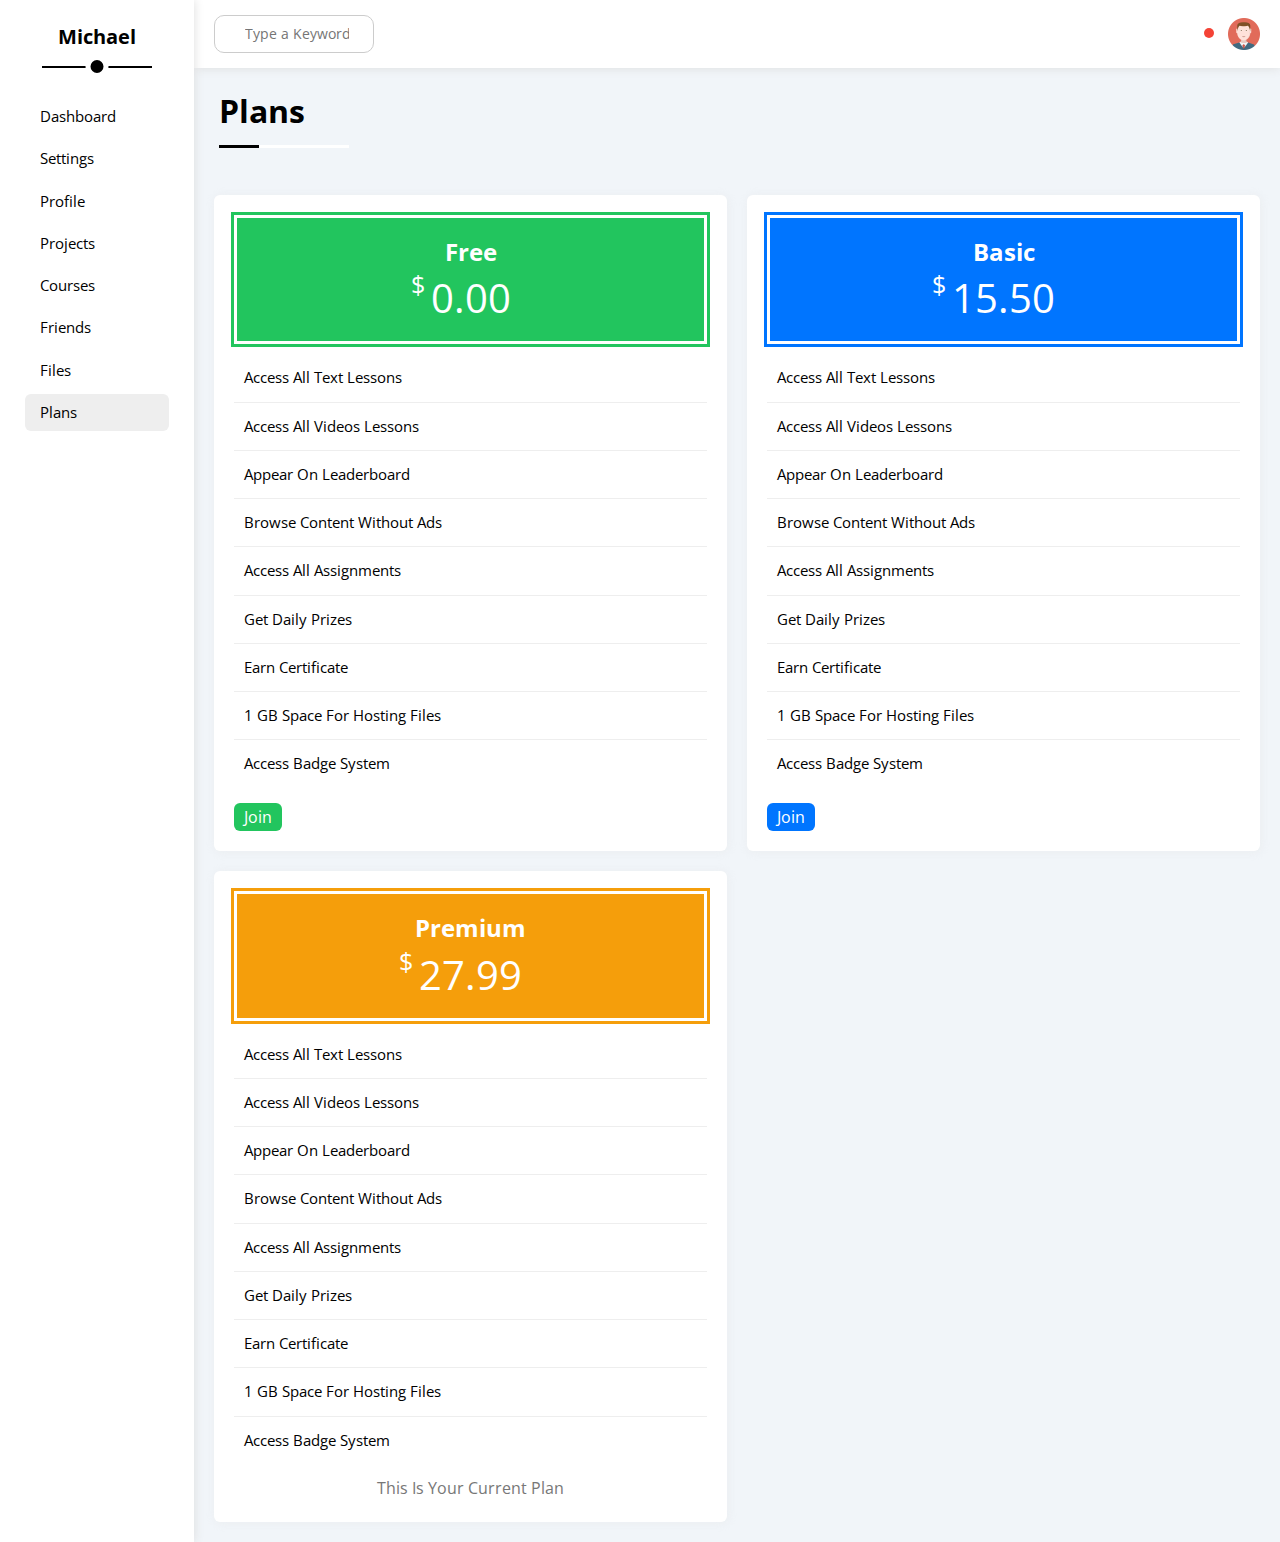
<file: plans.html>
<!DOCTYPE html>
<html lang="en">

<head>
    <meta charset="UTF-8">
    <meta name="viewport" content="width=device-width, initial-scale=1.0">
    <title>Plans</title>
    <link rel="stylesheet" href="https://cdnjs.cloudflare.com/ajax/libs/font-awesome/6.4.0/css/all.min.css"
        integrity="sha512-iecdLmaskl7CVkqkXNQ/ZH/XLlvWZOJyj7Yy7tcenmpD1ypASozpmT/E0iPtmFIB46ZmdtAc9eNBvH0H/ZpiBw=="
        crossorigin="anonymous" referrerpolicy="no-referrer" />
    <link rel="stylesheet" href="master.css/normalize.css">
    <link rel="stylesheet" href="master.css/master.css">
    <link rel="stylesheet" href="master.css/framework.css">
    <link href="https://fonts.googleapis.com/css2?family=Open+Sans:wght@300;500&;display=swap" rel="stylesheet">
</head>

<body>
    <div class="d-flex">
        <!-- sidepar -->
        <div class="side bg-white relative">
            <h2 class="p-0 t-center f-20 m-0">Michael</h2>
            <ul>
                <li>
                    <a href="index.html" class="  c-black p-10 f-15 d-block br-6"> <i
                            class="fa-regular fa-chart-bar fa-fw"></i>
                        <span>Dashboard</span></a>
                </li>
                <li>
                    <a href="settings.html" class=" c-black p-10 f-15 d-block br-6"><i
                            class="fa-solid fa-gear fa-fw"></i>
                        <span>Settings</span></a>
                </li>
                <li>
                    <a href="profile.html" class=" c-black p-10 f-15 d-block br-6"> <i
                            class=" fa-regular fa-user fa-fw"></i>
                        <span>Profile</span></a>
                </li>
                <li>
                    <a href="projects.html" class="c-black p-10 f-15 d-block br-6"> <i
                            class=" fa-solid fa-diagram-project fa-fw"></i>
                        <span>Projects</span></a>
                </li>
                <li>
                    <a href="courses.html" class="c-black p-10 f-15 d-block br-6"> <i
                            class=" fa-solid fa-graduation-cap fa-fw"></i>
                        <span>Courses</span></a>
                </li>
                <li>
                    <a href="friends.html" class="c-black p-10 f-15 d-block br-6"> <i
                            class=" fa-regular fa-circle-user fa-fw"></i>
                        <span>Friends</span></a>
                </li>
                <li>
                    <a href="files.html" class="c-black p-10 f-15 d-block br-6"> <i
                            class=" fa-regular fa-file fa-fw"></i>
                        <span>Files</span></a>
                </li>
                <li>
                    <a href="plans.html" class="active c-black p-10 f-15 d-block br-6"> <i
                            class=" fa-regular fa-credit-card fa-fw"></i>
                        <span>Plans</span></a>
                </li>
            </ul>
        </div>
        <!-- content -->
        <div class="content w-full ">
            <header class="bg-white f-space align-c p-15">
                <div class="search relative">

                    <input class="br-10 " type="search" placeholder="Type a Keyword ">
                </div>
                <div class="icon f-center"><span class=" relative"><i class="fa-regular fa-bell fa-lg "></i></span>
                    <img src="img/avatar.png" alt="">
                </div>
            </header>
            <h1 class=" relative w-full p-20 m-5">Plans</h1>
            <div class="plans-page d-grid">
                <div class="plan green bg-white br-6 p-20 shadow">
                    <div class="box w-full bg-green c-white p-20 t-center">
                        <h2 class="m-0">Free</h2>
                        <p class="price relative"><span>$</span>0.00</p>
                    </div>
                    <ul class=" mt-10">
                        <li class="m-0 align-c"> <i class="fa-solid fa-check fa-fw c-green"></i> <span>Access All Text
                                Lessons</span>
                            <i class="fa-solid fa-circle-info info"></i>
                        </li>
                        <li class="m-0 align-c"> <i class="fa-solid fa-check fa-fw c-green"></i> <span>
                                Access All Videos Lessons</span>
                            <i class="fa-solid fa-circle-info info"></i>
                        </li>
                        <li class="m-0 align-c"> <i class="fa-solid fa-check fa-fw c-green"></i> <span>
                                Appear On Leaderboard</span>
                            <i class="fa-solid fa-circle-info info"></i>
                        </li>
                        <li class="m-0 align-c"> <i class="fa-solid fa-xmark fa-fw c-red"></i> <span>
                                Browse Content Without Ads</span>
                            <i class="fa-solid fa-circle-info info"></i>
                        </li>
                        <li class="m-0 align-c"> <i class="fa-solid fa-xmark fa-fw c-red"></i> <span>
                                Access All Assignments</span>
                            <i class="fa-solid fa-circle-info info"></i>
                        </li>
                        <li class="m-0 align-c"> <i class="fa-solid fa-xmark fa-fw c-red"></i> <span>
                                Get Daily Prizes</span>
                            <i class="fa-solid fa-circle-info info"></i>
                        </li>
                        <li class="m-0 align-c"> <i class="fa-solid fa-xmark fa-fw c-red"></i> <span>
                                Earn Certificate</span>
                            <i class="fa-solid fa-circle-info info"></i>
                        </li>
                        <li class="m-0 align-c"> <i class="fa-solid fa-xmark fa-fw c-red"></i> <span>
                                1 GB Space For Hosting Files</span>
                            <i class="fa-solid fa-circle-info info"></i>
                        </li>
                        <li class="m-0 align-c"> <i class="fa-solid fa-xmark fa-fw c-red"></i> <span>
                                Access Badge System</span>
                            <i class="fa-solid fa-circle-info info"></i>
                        </li>
                    </ul>
                    <a href="#" class="btn-1 c-white bg-green mt-15 d-block">Join</a>
                </div>
                <div class="plan blue bg-white br-6 p-20 shadow">
                    <div class="box w-full bg-blue c-white p-20 t-center">
                        <h2 class="m-0">Basic</h2>
                        <p class="price relative"><span>$</span>15.50</p>
                    </div>
                    <ul class=" mt-10">
                        <li class="m-0 align-c"> <i class="fa-solid fa-check fa-fw c-green"></i> <span>Access All Text
                                Lessons</span>
                            <i class="fa-solid fa-circle-info info"></i>
                        </li>
                        <li class="m-0 align-c"> <i class="fa-solid fa-check fa-fw c-green"></i> <span>
                                Access All Videos Lessons</span>
                            <i class="fa-solid fa-circle-info info"></i>
                        </li>
                        <li class="m-0 align-c"> <i class="fa-solid fa-check fa-fw c-green"></i> <span>
                                Appear On Leaderboard</span>
                            <i class="fa-solid fa-circle-info info"></i>
                        </li>
                        <li class="m-0 align-c"> <i class="fa-solid fa-check fa-fw c-green"></i> <span>
                                Browse Content Without Ads</span>
                            <i class="fa-solid fa-circle-info info"></i>
                        </li>
                        <li class="m-0 align-c"> <i class="fa-solid fa-check fa-fw c-green"></i> <span>
                                Access All Assignments</span>
                            <i class="fa-solid fa-circle-info info"></i>
                        </li>
                        <li class="m-0 align-c"><i class="fa-solid fa-check fa-fw c-green"></i> <span>
                                Get Daily Prizes</span>
                            <i class="fa-solid fa-circle-info info"></i>
                        </li>
                        <li class="m-0 align-c"> <i class="fa-solid fa-check fa-fw c-green"></i> <span>
                                Earn Certificate</span>
                            <i class="fa-solid fa-circle-info info"></i>
                        </li>
                        <li class="m-0 align-c"> <i class="fa-solid fa-xmark fa-fw c-red"></i> <span>
                                1 GB Space For Hosting Files</span>
                            <i class="fa-solid fa-circle-info info"></i>
                        </li>
                        <li class="m-0 align-c"> <i class="fa-solid fa-xmark fa-fw c-red"></i> <span>
                                Access Badge System</span>
                            <i class="fa-solid fa-circle-info info"></i>
                        </li>
                    </ul>
                    <a href="#" class="btn-1 c-white bg-blue mt-15 d-block">Join</a>
                </div>
                <div class="plan orange bg-white br-6 p-20 shadow">
                    <div class="box w-full bg-orange c-white p-20 t-center">
                        <h2 class="m-0">Premium</h2>
                        <p class="price relative"><span>$</span>27.99</p>
                    </div>
                    <ul class=" mt-10">
                        <li class="m-0 align-c"> <i class="fa-solid fa-check fa-fw c-green"></i> <span>Access All Text
                                Lessons</span>
                            <i class="fa-solid fa-circle-info info"></i>
                        </li>
                        <li class="m-0 align-c"> <i class="fa-solid fa-check fa-fw c-green"></i> <span>
                                Access All Videos Lessons</span>
                            <i class="fa-solid fa-circle-info info"></i>
                        </li>
                        <li class="m-0 align-c"> <i class="fa-solid fa-check fa-fw c-green"></i> <span>
                                Appear On Leaderboard</span>
                            <i class="fa-solid fa-circle-info info"></i>
                        </li>
                        <li class="m-0 align-c"> <i class="fa-solid fa-check fa-fw c-green"></i> <span>
                                Browse Content Without Ads</span>
                            <i class="fa-solid fa-circle-info info"></i>
                        </li>
                        <li class="m-0 align-c"> <i class="fa-solid fa-check fa-fw c-green"></i> <span>
                                Access All Assignments</span>
                            <i class="fa-solid fa-circle-info info"></i>
                        </li>
                        <li class="m-0 align-c"><i class="fa-solid fa-check fa-fw c-green"></i> <span>
                                Get Daily Prizes</span>
                            <i class="fa-solid fa-circle-info info"></i>
                        </li>
                        <li class="m-0 align-c"> <i class="fa-solid fa-check fa-fw c-green"></i> <span>
                                Earn Certificate</span>
                            <i class="fa-solid fa-circle-info info"></i>
                        </li>
                        <li class="m-0 align-c"> <i class="fa-solid fa-check fa-fw c-green"></i> <span>
                                1 GB Space For Hosting Files</span>
                            <i class="fa-solid fa-circle-info info"></i>
                        </li>
                        <li class="m-0 align-c"> <i class="fa-solid fa-check fa-fw c-green"></i> <span>
                                Access Badge System</span>
                            <i class="fa-solid fa-circle-info info"></i>
                        </li>
                    </ul>
                    <p class="mt-15 t-center c-777 mb-5">This Is Your Current Plan</p>
                </div>
            </div>
        </div>
    </div>
</body>

</html>
</file>
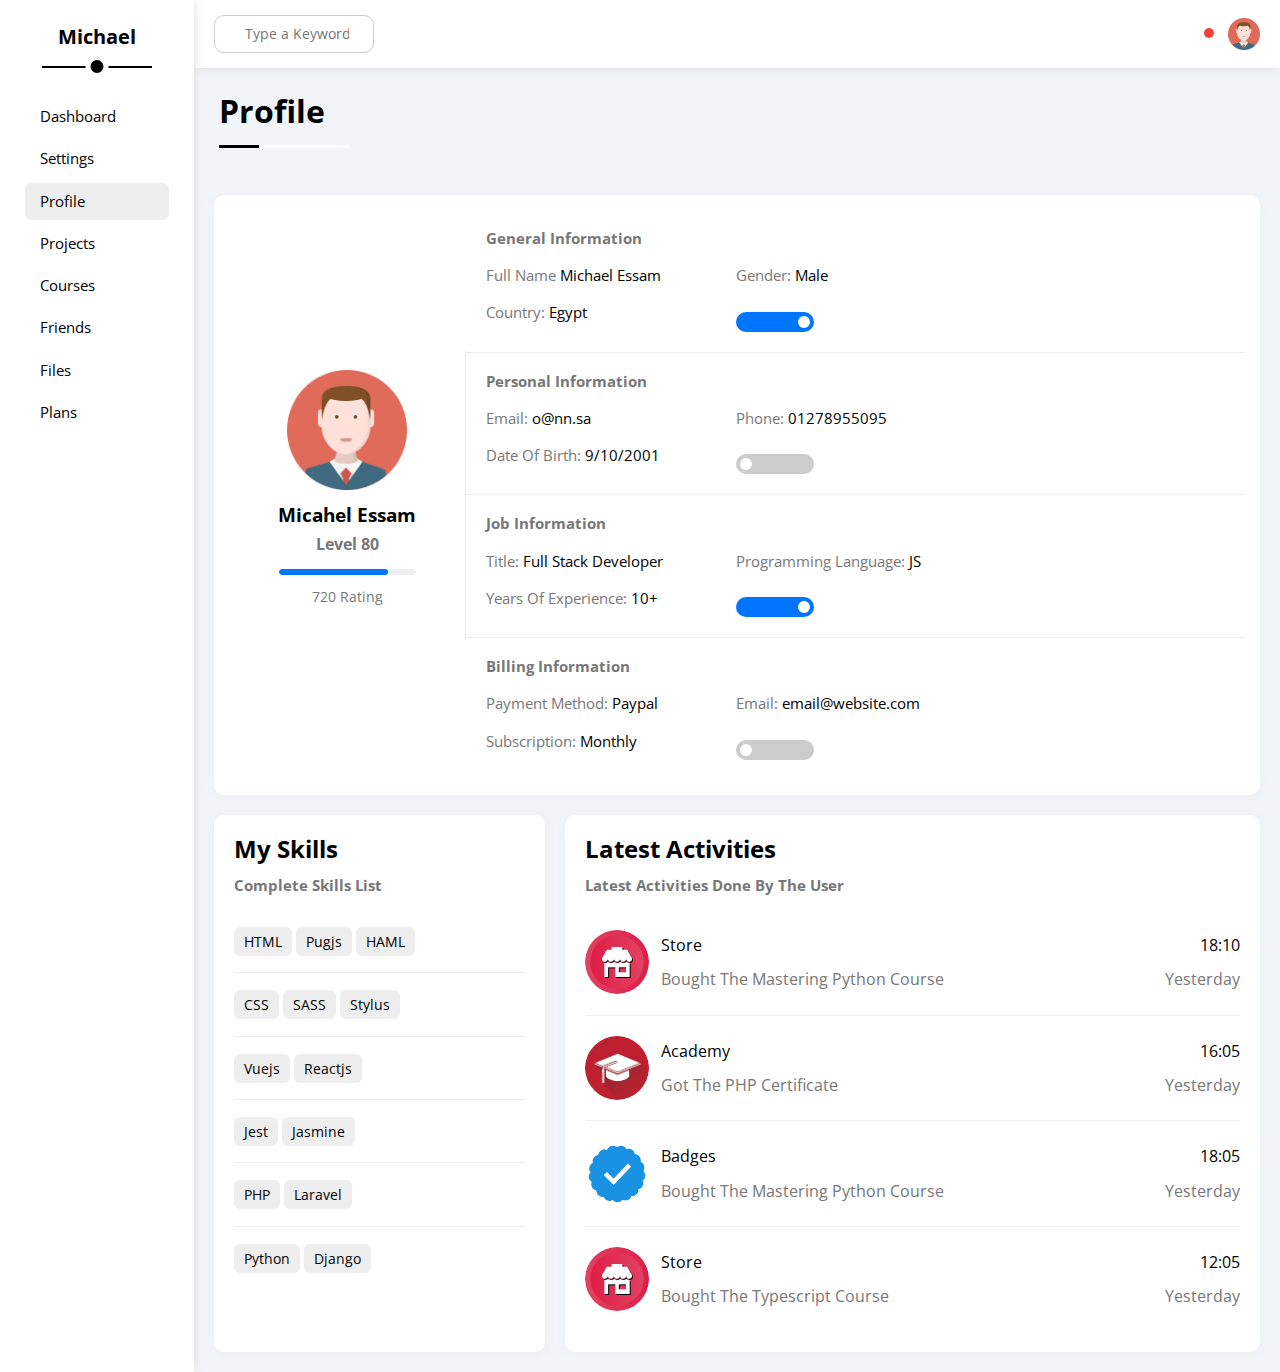
<file: profile.html>
<!DOCTYPE html>
<html lang="en">

<head>
    <meta charset="UTF-8">
    <meta name="viewport" content="width=device-width, initial-scale=1.0">
    <title>Profile</title>
    <link rel="stylesheet" href="https://cdnjs.cloudflare.com/ajax/libs/font-awesome/6.4.0/css/all.min.css"
        integrity="sha512-iecdLmaskl7CVkqkXNQ/ZH/XLlvWZOJyj7Yy7tcenmpD1ypASozpmT/E0iPtmFIB46ZmdtAc9eNBvH0H/ZpiBw=="
        crossorigin="anonymous" referrerpolicy="no-referrer" />
    <link rel="stylesheet" href="master.css/normalize.css">
    <link rel="stylesheet" href="master.css/master.css">
    <link rel="stylesheet" href="master.css/framework.css">
    <link href="https://fonts.googleapis.com/css2?family=Open+Sans:wght@300;500&;display=swap" rel="stylesheet">
</head>

<body>
    <div class="d-flex">
        <!-- sidepar -->
        <div class="side bg-white relative">
            <h2 class="p-0 t-center f-20 m-0">Michael</h2>
            <ul>
                <li>
                    <a href="index.html" class="  c-black p-10 f-15 d-block br-6"> <i
                            class="fa-regular fa-chart-bar fa-fw"></i>
                        <span>Dashboard</span></a>
                </li>
                <li>
                    <a href="settings.html" class=" c-black p-10 f-15 d-block br-6"><i
                            class="fa-solid fa-gear fa-fw"></i>
                        <span>Settings</span></a>
                </li>
                <li>
                    <a href="profile.html" class="active c-black p-10 f-15 d-block br-6"> <i
                            class=" fa-regular fa-user fa-fw"></i>
                        <span>Profile</span></a>
                </li>
                <li>
                    <a href="projects.html" class="c-black p-10 f-15 d-block br-6"> <i
                            class=" fa-solid fa-diagram-project fa-fw"></i>
                        <span>Projects</span></a>
                </li>
                <li>
                    <a href="courses.html" class="c-black p-10 f-15 d-block br-6"> <i
                            class=" fa-solid fa-graduation-cap fa-fw"></i>
                        <span>Courses</span></a>
                </li>
                <li>
                    <a href="friends.html" class="c-black p-10 f-15 d-block br-6"> <i
                            class=" fa-regular fa-circle-user fa-fw"></i>
                        <span>Friends</span></a>
                </li>
                <li>
                    <a href="files.html" class="c-black p-10 f-15 d-block br-6"> <i
                            class=" fa-regular fa-file fa-fw"></i>
                        <span>Files</span></a>
                </li>
                <li>
                    <a href="plans.html" class="c-black p-10 f-15 d-block br-6"> <i
                            class=" fa-regular fa-credit-card fa-fw"></i>
                        <span>Plans</span></a>
                </li>
            </ul>
        </div>
        <!-- content -->
        <div class="content w-full ">
            <header class="bg-white f-space align-c p-15">
                <div class="search relative">

                    <input class="br-10 " type="search" placeholder="Type a Keyword ">
                </div>
                <div class="icon f-center"><span class=" relative"><i class="fa-regular fa-bell fa-lg "></i></span>
                    <img src="img/avatar.png" alt="">
                </div>
            </header>
            <h1 class=" relative w-full p-20 m-5">Profile</h1>
            <div class="profile-page ">
                <div class="overview d-flex align-c br-10 bg-white p-15 shadow">
                    <div class="pro-avatar t-center p-20">
                        <img src="img/avatar.png" alt="">
                        <h3 class="m-0">Micahel Essam</h3>
                        <p class="c-777 mt-10 f-bold">Level 80</p>
                        <div class="level bg-eee br-6"><span class="h-full bg-blue br-6 d-block prog"
                                style="width: 80%;"></span>
                        </div>
                        <div class="mt-10"><i class="fa-solid fa-star c-orange f-13"></i>
                            <i class="fa-solid fa-star c-orange f-13"></i>
                            <i class="fa-solid fa-star c-orange f-13"></i>
                            <i class="fa-solid fa-star c-orange f-13"></i>
                            <i class="fa-solid fa-star c-orange f-13"></i>
                        </div>
                        <p class="c-777 f-14">720 Rating</p>
                    </div>
                    <div class="info f-15">
                        <div class="info-box m-0 d-flex p-20 ">
                            <h4 class="c-777 m-0 mb-10 w-full">General Information</h4>
                            <p class="c-777  mb-10 mt-10 ">Full Name <span class="c-black">Michael Essam</span></p>
                            <p class="c-777  mb-10 mt-10">Gender: <span class="c-black">Male</span></p>
                            <p class="c-777  mb-10 mt-10">Country: <span class="c-black"> Egypt</span></p>
                            <label>
                                <input class="toggle-chack" type="checkbox" checked>
                                <div class="toggle-switch"></div>
                            </label>
                        </div>
                        <div class="info-box m-0 d-flex p-20 ">
                            <h4 class="c-777 m-0 mb-10 w-full">Personal Information</h4>
                            <p class="c-777  mb-10 mt-10 ">Email:<span class="c-black"> o@nn.sa</span></p>
                            <p class="c-777  mb-10 mt-10"> Phone: <span class="c-black">01278955095</span></p>
                            <p class="c-777  mb-10 mt-10">Date Of Birth: <span class="c-black">9/10/2001</span></p>
                            <label>
                                <input class="toggle-chack" type="checkbox">
                                <div class="toggle-switch"></div>
                            </label>
                        </div>
                        <div class="info-box m-0 d-flex p-20 ">
                            <h4 class="c-777 m-0 mb-10 w-full">Job Information</h4>
                            <p class="c-777  mb-10 mt-10 ">Title: <span class="c-black">Full Stack Developer</span></p>
                            <p class="c-777  mb-10 mt-10">Programming Language: <span class="c-black">JS</span></p>
                            <p class="c-777  mb-10 mt-10">Years Of Experience: <span class="c-black"> 10+</span></p>
                            <label>
                                <input class="toggle-chack" type="checkbox" checked>
                                <div class="toggle-switch"></div>
                            </label>
                        </div>
                        <div class="info-box m-0 d-flex p-20 ">
                            <h4 class="c-777 m-0 mb-10 w-full">Billing Information</h4>
                            <p class="c-777  mb-10 mt-10 ">Payment Method: <span class="c-black"> Paypal</span></p>
                            <p class="c-777  mb-10 mt-10"> Email: <span class="c-black"> email@website.com</span></p>
                            <p class="c-777  mb-10 mt-10">Subscription: <span class="c-black"> Monthly</span></p>
                            <label>
                                <input class="toggle-chack" type="checkbox">
                                <div class="toggle-switch"></div>
                            </label>
                        </div>
                    </div>
                </div>
                <div class="other-data d-flex">
                    <div class="skills bg-white br-10 p-20 mt-20 shadow">
                        <h2 class="mt-0 mb-10">My Skills</h2>
                        <p class=" c-777 f-15 f-bold ">Complete Skills List</p>
                        <div class="skill-box mob-c ">
                            <span class=" btn-1 bg-eee f-14">HTML</span>
                            <span class=" btn-1 bg-eee f-14">Pugjs</span>
                            <span class=" btn-1 bg-eee f-14">HAML</span>
                        </div>
                        <div class="skill-box mob-c  ">
                            <span class=" btn-1 bg-eee f-14">CSS</span>
                            <span class=" btn-1 bg-eee f-14">SASS</span>
                            <span class=" btn-1 bg-eee f-14">Stylus</span>
                        </div>
                        <div class="skill-box mob-c ">
                            <span class=" btn-1 bg-eee f-14">Vuejs</span>
                            <span class=" btn-1 bg-eee f-14">Reactjs</span>
                        </div>
                        <div class="skill-box mob-c ">
                            <span class=" btn-1 bg-eee f-14">Jest</span>
                            <span class=" btn-1 bg-eee f-14">Jasmine</span>
                        </div>
                        <div class="skill-box mob-c ">
                            <span class=" btn-1 bg-eee f-14">PHP</span>
                            <span class=" btn-1 bg-eee f-14">Laravel</span>
                        </div>
                        <div class="skill-box mob-c ">
                            <span class=" btn-1 bg-eee f-14">Python</span>
                            <span class=" btn-1 bg-eee f-14">Django </span>
                        </div>

                    </div>
                    <div class="activities bg-white br-10 p-20 mt-20 shadow ">
                        <h2 class="mt-0 mb-10">Latest Activities</h2>
                        <p class=" c-777 f-15 f-bold ">Latest Activities Done By The User</p>
                        <div class="box align-c ">
                            <img class="br-50" src="img/activity-01.png" alt="">
                            <div class="txt mob-c">
                                <p>Store</p>
                                <p class="c-777">Bought The Mastering Python Course</p>
                            </div>
                            <div class="date mob-c">
                                <p>18:10</p>
                                <p class="c-777">Yesterday</p>
                            </div>
                        </div>
                        <div class="box align-c">
                            <img class="br-50" src="img/activity-02.png" alt="">
                            <div class="txt mob-c">
                                <p>Academy</p>
                                <p class="c-777">Got The PHP Certificate</p>
                            </div>
                            <div class="date mob-c">
                                <p>16:05</p>
                                <p class="c-777">Yesterday</p>
                            </div>
                        </div>
                        <div class="box align-c">
                            <img class="br-50" src="img/activity-03.png" alt="">
                            <div class="txt mob-c">
                                <p>Badges</p>
                                <p class="c-777">Bought The Mastering Python Course</p>
                            </div>
                            <div class="date mob-c">
                                <p>18:05</p>
                                <p class="c-777">Yesterday</p>
                            </div>
                        </div>
                        <div class="box align-c">
                            <img class="br-50" src="img/activity-01.png" alt="">
                            <div class="txt mob-c">
                                <p>Store</p>
                                <p class="c-777">Bought The Typescript Course</p>
                            </div>
                            <div class="date mob-c">
                                <p>12:05</p>
                                <p class="c-777">Yesterday</p>
                            </div>
                        </div>
                    </div>
                </div>
            </div>
        </div>
    </div>
</body>

</html>
</file>
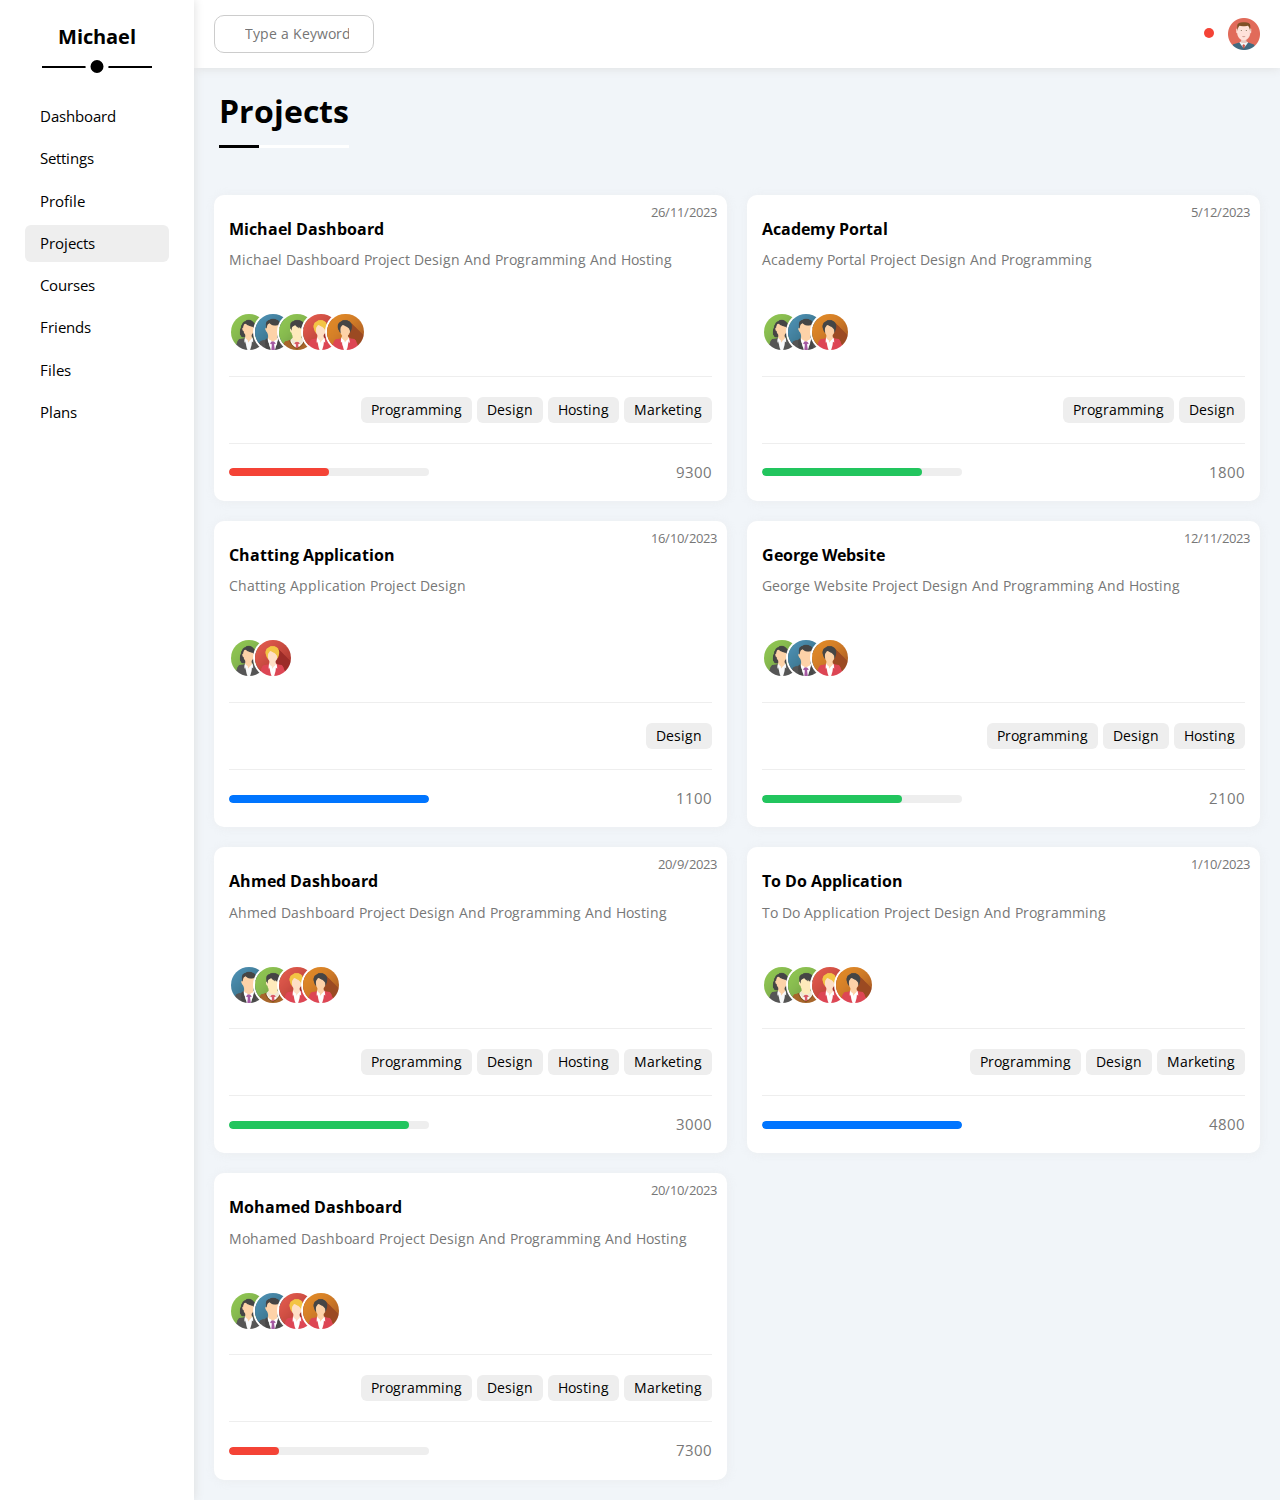
<file: projects.html>
<!DOCTYPE html>
<html lang="en">

<head>
    <meta charset="UTF-8">
    <meta name="viewport" content="width=device-width, initial-scale=1.0">
    <title>Projects</title>
    <link rel="stylesheet" href="https://cdnjs.cloudflare.com/ajax/libs/font-awesome/6.4.0/css/all.min.css"
        integrity="sha512-iecdLmaskl7CVkqkXNQ/ZH/XLlvWZOJyj7Yy7tcenmpD1ypASozpmT/E0iPtmFIB46ZmdtAc9eNBvH0H/ZpiBw=="
        crossorigin="anonymous" referrerpolicy="no-referrer" />
    <link rel="stylesheet" href="master.css/normalize.css">
    <link rel="stylesheet" href="master.css/master.css">
    <link rel="stylesheet" href="master.css/framework.css">
    <link href="https://fonts.googleapis.com/css2?family=Open+Sans:wght@300;500&;display=swap" rel="stylesheet">
</head>

<body>
    <div class="d-flex">
        <!-- sidepar -->
        <div class="side bg-white relative">
            <h2 class="p-0 t-center f-20 m-0">Michael</h2>
            <ul>
                <li>
                    <a href="index.html" class="  c-black p-10 f-15 d-block br-6"> <i
                            class="fa-regular fa-chart-bar fa-fw"></i>
                        <span>Dashboard</span></a>
                </li>
                <li>
                    <a href="settings.html" class=" c-black p-10 f-15 d-block br-6"><i
                            class="fa-solid fa-gear fa-fw"></i>
                        <span>Settings</span></a>
                </li>
                <li>
                    <a href="profile.html" class=" c-black p-10 f-15 d-block br-6"> <i
                            class=" fa-regular fa-user fa-fw"></i>
                        <span>Profile</span></a>
                </li>
                <li>
                    <a href="projects.html" class="active c-black p-10 f-15 d-block br-6"> <i
                            class=" fa-solid fa-diagram-project fa-fw"></i>
                        <span>Projects</span></a>
                </li>
                <li>
                    <a href="courses.html" class="c-black p-10 f-15 d-block br-6"> <i
                            class=" fa-solid fa-graduation-cap fa-fw"></i>
                        <span>Courses</span></a>
                </li>
                <li>
                    <a href="friends.html" class="c-black p-10 f-15 d-block br-6"> <i
                            class=" fa-regular fa-circle-user fa-fw"></i>
                        <span>Friends</span></a>
                </li>
                <li>
                    <a href="files.html" class="c-black p-10 f-15 d-block br-6"> <i
                            class=" fa-regular fa-file fa-fw"></i>
                        <span>Files</span></a>
                </li>
                <li>
                    <a href="plans.html" class="c-black p-10 f-15 d-block br-6"> <i
                            class=" fa-regular fa-credit-card fa-fw"></i>
                        <span>Plans</span></a>
                </li>
            </ul>
        </div>
        <!-- content -->
        <div class="content w-full ">
            <header class="bg-white f-space align-c p-15">
                <div class="search relative">

                    <input class="br-10 " type="search" placeholder="Type a Keyword ">
                </div>
                <div class="icon f-center"><span class=" relative"><i class="fa-regular fa-bell fa-lg "></i></span>
                    <img src="img/avatar.png" alt="">
                </div>
            </header>
            <h1 class=" relative w-full p-20 m-5">Projects</h1>
            <div class="project-page d-grid">
                <div class="project br-10 bg-white shadow">
                    <p class="f-13 m-0 c-777 "> 26/11/2023 </p>
                    <h4 class="m-0">Michael Dashboard</h4>
                    <p class="f-14 c-777">Michael Dashboard Project Design And Programming And Hosting </p>
                    <div class="teams pt-30 pb-20">
                        <a href="#"> <img src="img/team-02.png" alt=""></a>
                        <a href="#"> <img src="img/team-01.png" alt=""></a>
                        <a href="#"> <img src="img/team-03.png" alt=""></a>
                        <a href="#"> <img src="img/team-05.png" alt=""></a>
                        <a href="#"> <img src="img/team-04.png" alt=""></a>
                    </div>
                    <div class="tags">
                        <span class="bg-eee btn-1 f-14">Programming</span>
                        <span class="bg-eee btn-1 f-14">Design</span>
                        <span class="bg-eee btn-1 f-14">Hosting</span>
                        <span class="bg-eee btn-1 f-14">Marketing</span>
                    </div>
                    <div class="align-c f-space info">
                        <div class="prog bg-eee br-10">
                            <span class="bg-red br-10 d-block" style="width: 50%;"></span>
                        </div>
                        <div class="money c-777 f-15 ">
                            <i class="fa-solid fa-dollar-sign"></i>
                            9300
                        </div>
                    </div>
                </div>
                <div class="project br-10 bg-white shadow">
                    <p class="f-13 m-0 c-777 "> 5/12/2023 </p>
                    <h4 class="m-0">Academy Portal</h4>
                    <p class="f-14 c-777">Academy Portal Project Design And Programming</p>
                    <div class="teams pt-30 pb-20">
                        <a href="#"> <img src="img/team-02.png" alt=""></a>
                        <a href="#"> <img src="img/team-01.png" alt=""></a>
                        <a href="#"> <img src="img/team-04.png" alt=""></a>
                    </div>
                    <div class="tags">
                        <span class="bg-eee btn-1 f-14">Programming</span>
                        <span class="bg-eee btn-1 f-14">Design</span>
                    </div>
                    <div class="align-c f-space info">
                        <div class="prog bg-eee br-10">
                            <span class="bg-green br-10 d-block" style="width: 80%;"></span>
                        </div>
                        <div class="money c-777 f-15 ">
                            <i class="fa-solid fa-dollar-sign"></i>
                            1800
                        </div>
                    </div>
                </div>
                <div class="project br-10 bg-white shadow">
                    <p class="f-13 m-0 c-777 "> 16/10/2023</p>
                    <h4 class="m-0">Chatting Application</h4>
                    <p class="f-14 c-777">Chatting Application Project Design</p>
                    <div class="teams pt-30 pb-20">
                        <a href="#"> <img src="img/team-02.png" alt=""></a>
                        <a href="#"> <img src="img/team-05.png" alt=""></a>
                    </div>
                    <div class="tags">
                        <span class="bg-eee btn-1 f-14">Design</span>
                    </div>
                    <div class="align-c f-space  info">
                        <div class="prog bg-eee br-10">
                            <span class="bg-blue br-10 d-block" style="width: 100%;"></span>
                        </div>
                        <div class="money c-777 f-15 ">
                            <i class="fa-solid fa-dollar-sign"></i>
                            1100
                        </div>
                    </div>
                </div>
                <div class="project br-10 bg-white shadow">
                    <p class="f-13 m-0 c-777 "> 12/11/2023 </p>
                    <h4 class="m-0">George Website</h4>
                    <p class="f-14 c-777">George Website Project Design And Programming And Hosting </p>
                    <div class="teams pt-30 pb-20">
                        <a href="#"> <img src="img/team-02.png" alt=""></a>
                        <a href="#"> <img src="img/team-01.png" alt=""></a>
                        <a href="#"> <img src="img/team-04.png" alt=""></a>
                    </div>
                    <div class="tags">
                        <span class="bg-eee btn-1 f-14">Programming</span>
                        <span class="bg-eee btn-1 f-14">Design</span>
                        <span class="bg-eee btn-1 f-14">Hosting</span>
                    </div>
                    <div class="align-c f-space info">
                        <div class="prog bg-eee br-10">
                            <span class="bg-green br-10 d-block" style="width: 70%;"></span>
                        </div>
                        <div class="money c-777 f-15 ">
                            <i class="fa-solid fa-dollar-sign"></i>
                            2100
                        </div>
                    </div>
                </div>
                <div class="project br-10 bg-white shadow">
                    <p class="f-13 m-0 c-777 "> 20/9/2023 </p>
                    <h4 class="m-0">Ahmed Dashboard</h4>
                    <p class="f-14 c-777">Ahmed Dashboard Project Design And Programming And Hosting </p>
                    <div class="teams pt-30 pb-20">
                        <a href="#"> <img src="img/team-01.png" alt=""></a>
                        <a href="#"> <img src="img/team-03.png" alt=""></a>
                        <a href="#"> <img src="img/team-05.png" alt=""></a>
                        <a href="#"> <img src="img/team-04.png" alt=""></a>
                    </div>
                    <div class="tags">
                        <span class="bg-eee btn-1 f-14">Programming</span>
                        <span class="bg-eee btn-1 f-14">Design</span>
                        <span class="bg-eee btn-1 f-14">Hosting</span>
                        <span class="bg-eee btn-1 f-14">Marketing</span>
                    </div>
                    <div class="align-c f-space  info">
                        <div class="prog bg-eee br-10">
                            <span class="bg-green br-10 d-block" style="width: 90%;"></span>
                        </div>
                        <div class="money c-777 f-15 ">
                            <i class="fa-solid fa-dollar-sign"></i>
                            3000
                        </div>
                    </div>
                </div>
                <div class="project br-10 bg-white shadow">
                    <p class="f-13 m-0 c-777 "> 1/10/2023 </p>
                    <h4 class="m-0">To Do Application</h4>
                    <p class="f-14 c-777">To Do Application Project Design And Programming </p>
                    <div class="teams pt-30 pb-20">
                        <a href="#"> <img src="img/team-02.png" alt=""></a>
                        <a href="#"> <img src="img/team-03.png" alt=""></a>
                        <a href="#"> <img src="img/team-05.png" alt=""></a>
                        <a href="#"> <img src="img/team-04.png" alt=""></a>
                    </div>
                    <div class="tags">
                        <span class="bg-eee btn-1 f-14">Programming</span>
                        <span class="bg-eee btn-1 f-14">Design</span>
                        <span class="bg-eee btn-1 f-14">Marketing</span>
                    </div>
                    <div class="align-c f-space  info">
                        <div class="prog bg-eee br-10">
                            <span class="bg-blue br-10 d-block" style="width: 100%;"></span>
                        </div>
                        <div class="money c-777 f-15 ">
                            <i class="fa-solid fa-dollar-sign"></i>
                            4800
                        </div>
                    </div>
                </div>
                <div class="project br-10 bg-white shadow">
                    <p class="f-13 m-0 c-777 "> 20/10/2023 </p>
                    <h4 class="m-0">Mohamed Dashboard</h4>
                    <p class="f-14 c-777">Mohamed Dashboard Project Design And Programming And Hosting </p>
                    <div class="teams pt-30 pb-20">
                        <a href="#"> <img src="img/team-02.png" alt=""></a>
                        <a href="#"> <img src="img/team-01.png" alt=""></a>
                        <a href="#"> <img src="img/team-05.png" alt=""></a>
                        <a href="#"> <img src="img/team-04.png" alt=""></a>
                    </div>
                    <div class="tags">
                        <span class="bg-eee btn-1 f-14">Programming</span>
                        <span class="bg-eee btn-1 f-14">Design</span>
                        <span class="bg-eee btn-1 f-14">Hosting</span>
                        <span class="bg-eee btn-1 f-14">Marketing</span>
                    </div>
                    <div class="align-c f-space info">
                        <div class="prog bg-eee br-10">
                            <span class="bg-red br-10 d-block" style="width: 25%;"></span>
                        </div>
                        <div class="money c-777 f-15 ">
                            <i class="fa-solid fa-dollar-sign"></i>
                            7300
                        </div>
                    </div>
                </div>
            </div>
        </div>
    </div>
</body>

</html>
</file>
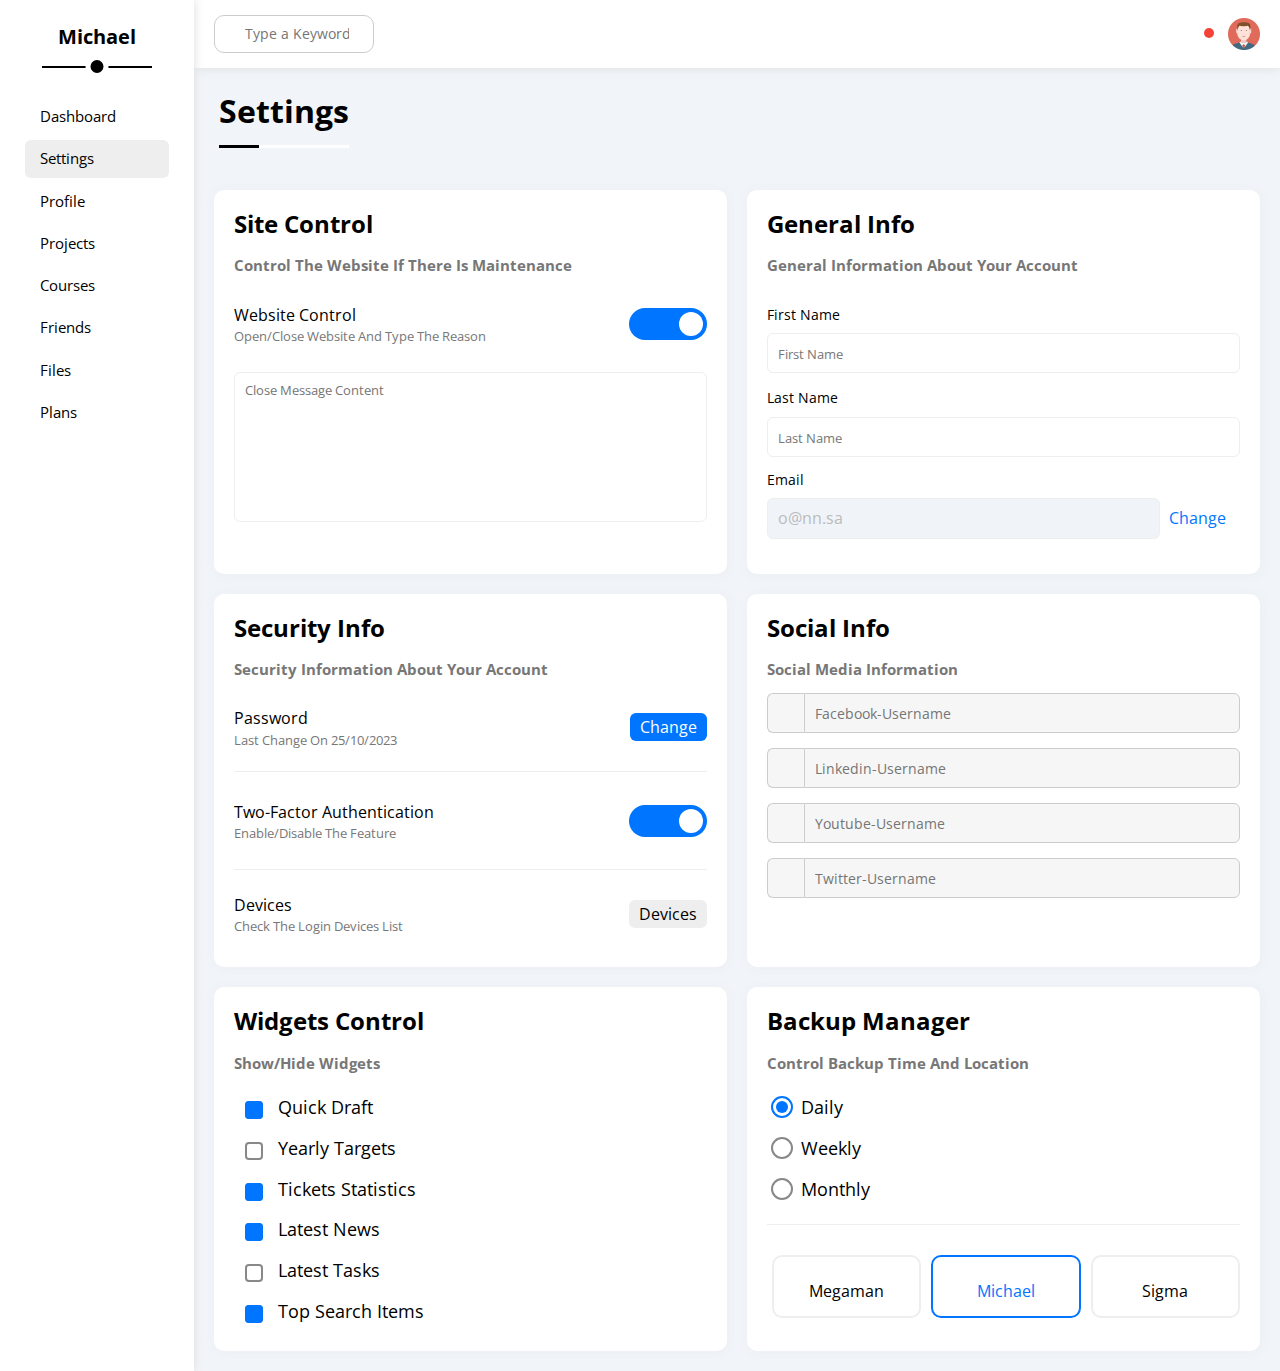
<file: settings.html>
<!DOCTYPE html>
<html lang="en">

<head>
    <meta charset="UTF-8">
    <meta name="viewport" content="width=device-width, initial-scale=1.0">
    <title>Settings</title>
    <link rel="stylesheet" href="https://cdnjs.cloudflare.com/ajax/libs/font-awesome/6.4.0/css/all.min.css"
        integrity="sha512-iecdLmaskl7CVkqkXNQ/ZH/XLlvWZOJyj7Yy7tcenmpD1ypASozpmT/E0iPtmFIB46ZmdtAc9eNBvH0H/ZpiBw=="
        crossorigin="anonymous" referrerpolicy="no-referrer" />
    <link rel="stylesheet" href="master.css/normalize.css">
    <link rel="stylesheet" href="master.css/master.css">
    <link rel="stylesheet" href="master.css/framework.css">
    <link href="https://fonts.googleapis.com/css2?family=Open+Sans:wght@300;500&;display=swap" rel="stylesheet">
</head>

<body>
    <div class="d-flex">
        <!-- sidepar -->
        <div class="side bg-white relative">
            <h2 class="p-0 t-center f-20 m-0">Michael</h2>
            <ul>
                <li>
                    <a href="index.html" class="  c-black p-10 f-15 d-block br-6"> <i
                            class="fa-regular fa-chart-bar fa-fw"></i>
                        <span>Dashboard</span></a>
                </li>
                <li>
                    <a href="settings.html" class="active c-black p-10 f-15 d-block br-6"><i
                            class="fa-solid fa-gear fa-fw"></i>
                        <span>Settings</span></a>
                </li>
                <li>
                    <a href="profile.html" class=" c-black p-10 f-15 d-block br-6"> <i
                            class=" fa-regular fa-user fa-fw"></i>
                        <span>Profile</span></a>
                </li>
                <li>
                    <a href="projects.html" class="c-black p-10 f-15 d-block br-6"> <i
                            class=" fa-solid fa-diagram-project fa-fw"></i>
                        <span>Projects</span></a>
                </li>
                <li>
                    <a href="courses.html" class="c-black p-10 f-15 d-block br-6"> <i
                            class=" fa-solid fa-graduation-cap fa-fw"></i>
                        <span>Courses</span></a>
                </li>
                <li>
                    <a href="friends.html" class="c-black p-10 f-15 d-block br-6"> <i
                            class=" fa-regular fa-circle-user fa-fw"></i>
                        <span>Friends</span></a>
                </li>
                <li>
                    <a href="files.html" class=" c-black p-10 f-15 d-block br-6"> <i
                            class=" fa-regular fa-file fa-fw"></i>
                        <span>Files</span></a>
                </li>
                <li>
                    <a href="plans.html" class="c-black p-10 f-15 d-block br-6"> <i
                            class=" fa-regular fa-credit-card fa-fw"></i>
                        <span>Plans</span></a>
                </li>
            </ul>
        </div>
        <!-- content -->
        <div class="content w-full">
            <header class="bg-white f-space align-c p-15">
                <div class="search relative">

                    <input class="br-10 " type="search" placeholder="Type a Keyword ">
                </div>
                <div class="icon f-center"><span class=" relative"><i class="fa-regular fa-bell fa-lg "></i></span>
                    <img src="img/avatar.png" alt="">
                </div>
            </header>
            <h1 class=" relative w-full p-20 m-5">Settings</h1>
            <div class="container ">
                <!-- start Site Control -->
                <div class="control bg-white br-10 shadow  p-20 ">
                    <h2 class="mt-0">Site Control</h2>
                    <p class=" c-777 f-15 f-bold">Control The Website If There Is Maintenance</p>
                    <div class="f-space">
                        <div>
                            <p class="mb-5">Website Control</p>
                            <p class="mt-0 f-13 c-777">Open/Close Website And Type The Reason</p>
                        </div>
                        <label>
                            <input class="toggle-chack" type="checkbox" checked>
                            <div class="toggle-switch"></div>
                        </label>
                    </div>
                    <textarea class="close-message br-6 p-10" placeholder="Close Message Content"></textarea>
                </div>
                <!-- end Site Control -->
                <!-- start General Info -->
                <div class="general bg-white br-10 shadow  p-20 ">
                    <h2 class="mt-0">General Info</h2>
                    <p class=" c-777 f-15 f-bold mb-30">General Information About Your Account</p>
                    <label class=" f-14 " for="First">First Name </label>
                    <input class="w-full p-10 mt-10 mb-15 br-6" type="text" placeholder="First Name" id="First">
                    <label class=" f-14 " for="Last">Last Name </label>
                    <input class="w-full p-10 mt-10 mb-15 br-6" type="text" placeholder="Last Name" id="Last">
                    <label class=" f-14 d-block " for="Email">Email </label>
                    <input class="email w-full p-10 mt-10 mb-15 br-6" type="text" value="o@nn.sa" disabled id="Email">
                    <a href="#" class="c-blue p-5">Change</a>
                </div>
                <!-- end General Info -->
                <!-- start Security Info -->
                <div class="security-info bg-white br-10  shadow p-20 ">
                    <h2 class="mt-0">Security Info</h2>
                    <p class=" c-777 f-15 f-bold">Security Information About Your Account</p>
                    <div class="f-space align-c mb-10">
                        <div>
                            <p class="mb-5">Password</p>
                            <p class="mt-0 f-13 c-777">Last Change On 25/10/2023</p>
                        </div>
                        <a href="#" class=" bg-blue c-white btn-1"> Change</a>
                    </div>
                    <div class="f-space mb-10 ">
                        <div>
                            <p class="mb-5">Two-Factor Authentication</p>
                            <p class="mt-0 f-13 c-777">Enable/Disable The Feature</p>
                        </div>
                        <label>
                            <input class="toggle-chack" type="checkbox" checked>
                            <div class="toggle-switch"></div>
                        </label>
                    </div>
                    <div class="f-space align-c ">
                        <div>
                            <p class="mb-5">Devices</p>
                            <p class="mt-0 f-13 c-777">Check The Login Devices List</p>
                        </div>
                        <a href="#" class=" bg-eee c-black btn-1"> Devices</a>
                    </div>
                </div>
                <!-- end Security Info -->
                <!-- start Social Info -->
                <div class="social-info bg-white br-10 shadow p-20 ">
                    <h2 class="mt-0">Social Info</h2>
                    <p class=" c-777 f-15 f-bold">Social Media Information</p>
                    <div class="f-center mb-15">
                        <i class="fa-brands fa-facebook-f f-center  c-grey"></i>
                        <input type="text" class="facebook-user relative w-full p-5" placeholder="Facebook-Username">
                    </div>
                    <div class="f-center mb-15">
                        <i class="fa-brands fa-linkedin f-center c-grey"></i>
                        <input type="text" class="linkedin-user relative w-full p-5" placeholder="Linkedin-Username">
                    </div>
                    <div class="f-center mb-15">
                        <i class="fa-brands fa-youtube f-center c-grey"></i>
                        <input type="text" class="youtube-user relative w-full p-5" placeholder="Youtube-Username">
                    </div>
                    <div class="f-center mb-15">
                        <i class="fa-brands fa-twitter f-center c-grey"></i>
                        <input type="text" class="twitter-user relative w-full p-5 " placeholder="Twitter-Username">
                    </div>
                </div>
                <!-- end Social Info -->
                <!-- start Widgets Control -->
                <div class="widgets-control bg-white br-10 shadow  p-20  ">
                    <h2 class="mt-0">Widgets Control</h2>
                    <p class=" c-777 f-15 f-bold">Show/Hide Widgets</p>
                    <div class=" p-10">
                        <input type="checkbox" id="one" checked>
                        <label for="one" class="f-18 relative">Quick Draft</label>
                    </div>
                    <div class=" p-10">
                        <input type="checkbox" id="two">
                        <label for="two" class="f-18 relative">Yearly Targets</label>
                    </div>
                    <div class=" p-10">
                        <input type="checkbox" id="three" checked>
                        <label for="three" class="f-18 relative">Tickets Statistics</label>
                    </div>
                    <div class=" p-10">
                        <input type="checkbox" id="four" checked>
                        <label for="four" class="f-18 relative">Latest News</label>
                    </div>
                    <div class=" p-10">
                        <input type="checkbox" id="five">
                        <label for="five" class="f-18 relative">Latest Tasks</label>
                    </div>
                    <div class="p-10">
                        <input type="checkbox" id="six" checked>
                        <label for="six" class="f-18 relative">Top Search Items</label>
                    </div>
                </div>
                <!-- end Widgets Control -->
                <!-- start Backup Manager-->
                <div class="backup-manager bg-white br-10  shadow p-20 ">
                    <h2 class="mt-0">Backup Manager</h2>
                    <p class=" c-777 f-15 f-bold">Control Backup Time And Location</p>
                    <div class="date p-10">
                        <input type="radio" name="time" id="Daily" checked>
                        <label class="relative pl-20 f-18" for="Daily">Daily</label>
                    </div>
                    <div class="date p-10">
                        <input type="radio" name="time" id="Weekly">
                        <label class="relative pl-20 f-18" for="Weekly">Weekly</label>
                    </div>
                    <div class="date p-10 pb-25">
                        <input type="radio" name="time" id="Monthly">
                        <label class="relative pl-20 f-18" for="Monthly">Monthly</label>
                    </div>
                    <div class="servers align-c gap-5">
                        <input type="radio" name="server" id="Megaman">
                        <div class="server w-full t-center f-center br-10">
                            <label class="m-15 w-full" for="Megaman">
                                <i class="fa-solid fa-server d-block mb-10"></i>
                                Megaman
                            </label>
                        </div>
                        <input type="radio" name="server" id="Michael" checked>
                        <div class="server w-full t-center f-center br-10">
                            <label class="m-15 w-full" for="Michael">
                                <i class="fa-solid fa-server d-block mb-10"></i>
                                Michael
                            </label>
                        </div>
                        <input type="radio" name="server" id="Sigma">
                        <div class="server w-full t-center f-center br-10">
                            <label class="m-15 w-full" for="Sigma">
                                <i class="fa-solid fa-server d-block mb-10"></i>
                                Sigma
                            </label>
                        </div>
                    </div>
                    <!-- end Backup Manager -->
                </div>
            </div>
        </div>
    </div>
</body>

</html>
</file>
<file: master.css/master.css>
* {
    box-sizing: border-box;
}

li {
    display: list-item;
    text-align: -webkit-match-parent;
}

ul {
    list-style: none;
    padding: 0;
}

::-webkit-scrollbar {
    width: 14px;
}

::-webkit-scrollbar-track {
    background-color: white;
}

::-webkit-scrollbar-thumb {
    background-color: var(--blue-color);
    transition: .3s;
}

::-webkit-scrollbar-thumb:hover {
    background-color: var(--blue-alt-color);
}

body {
    font-family: "Open Sans", sans-serif;
    margin: 0;
    background-color: #f1f5f9
}

:root {
    --blue-color: #0075ff;
    --blue-alt-color: #0d69d5;
    --orange-color: #f59e0b;
    --green-color: #22c55e;
    --red-color: #f44336;
    --grey-color: #888;
}

html {
    scroll-behavior: smooth;
}

ul {
    list-style: none;
    margin: 0;
    padding: 0;
}

a {
    text-decoration: none;
}

.container {
    display: grid;
    grid-template-columns: repeat(auto-fill, minmax(450px, 1fr));
    gap: 20px;
    margin-left: 20px;
    margin-right: 20px;
    margin-top: 40px;
    margin-bottom: 20px;
}

@media(max-width:768px) {
    .container {
        grid-template-columns: minmax(200px, 1fr);
        margin-left: 10px;
        margin-right: 10px;
    }
}


/* side par */
.side {
    width: 220px;
    box-shadow: 0 0 10px #DDD;
    padding: 25px;
    transition: .4s;
}

@media(max-width:767px) {
    .side {
        width: fit-content;
        text-align: center;
        padding: 25px 5px;
    }
}

.side>h2 {
    margin-bottom: 50px;
    position: relative;
    font-size: 20px;
}

.side h2::before,
.side h2::after {
    content: "";
    position: absolute;
    left: 50%;
    transform: translateX(-50%);
    background-color: black;
}

.side h2::before {
    height: 2px;
    width: 110px;
    bottom: -20px;
}

.side h2::after {
    width: 13px;
    height: 13px;
    border-radius: 50%;
    border: white solid 5px;
    bottom: -30px;
}

.side ul {
    flex-wrap: wrap;
}

@media(max-width:767px) {
    .side>h2 {
        font-size: 13px;
    }

    .side h2::before,
    .side h2::after {
        display: none;
    }
}

.side ul li a {
    margin-bottom: 5px;
    transition: .4s;
}

.side ul li a span {
    transition: .4s;
}

.side ul li a:hover {
    background-color: #eee;
}

.side ul li .active {
    background-color: #eee;
}

.side ul li a i {
    margin-right: 5px;
}

@media(max-width:767px) {
    .side ul li a span {
        display: none;
    }
}

/* <!-- content --> */
.content {
    overflow: hidden;
}

.content header {
    box-shadow: 0 0 10px #DDD;
}

.content header input {
    border: 1px solid #ccc;
    width: 160px;
    transition: 0.3s;
    padding: 10px;
    padding-left: 30px;
    margin-left: 5px;
    font-size: 14px;
}

.content header .search::before {
    font-family: var(--fa-style-family-classic);
    content: "\f002";
    font-weight: 900;
    position: absolute;
    color: var(--grey-color);
    top: 50%;
    transform: translateY(-50%);
    left: 15px;
    font-size: 14px;
}

.content header input:focus::placeholder {
    opacity: 0;
}

.content header input:focus {
    outline: none;
    width: 190px;
}

.content header .icon {
    gap: 20px;
    margin-right: 5px;
}

.content header .icon span {
    cursor: pointer;
}

.content header .icon span::after {
    content: "";
    top: -6px;
    position: absolute;
    right: -6px;
    background-color: var(--red-color);
    width: 10px;
    height: 10px;
    border-radius: 50%;
}

.content header .icon img {
    width: 32px;
    cursor: pointer;
    height: 32px;
}

/* title */
.content>h1 {
    width: 99%;
}

.content>h1::before,
.content>h1::after {
    content: "";
    height: 3px;
    position: absolute;
    bottom: 2px;
    left: 20px;
}

.content>h1::before {
    background-color: white;
    width: 130px;
}

.content>h1::after {
    background-color: black;
    width: 40px;
}

/* wlc */
.wlc {
    overflow: hidden;
}

.wlc .intro img {
    width: 200px;

}

.wlc>img {
    width: 64px;
    height: 64px;
    border: solid white 3px;
    top: 100px;
    left: 20px;
    box-shadow: 0 0 5px #DDD;
}

.wlc .info {
    margin-bottom: 20px;
    border-top: solid #eee 1px;
    border-bottom: solid #eee 1px;
}

.wlc .info>span {
    flex: 1;
    font-weight: bold;
}

.wlc a {
    margin: 0 20px 0px auto;
    transition: .3s;
}

.wlc a:hover {
    background-color: var(--blue-alt-color);
}

@media(max-width:767px) {
    .wlc>img {
        top: 85px;
        left: 50%;
        transform: translateX(-50%);
    }

    .wlc .intro {
        padding-bottom: 50px;
    }
}

/* quick */
.quick form input[type="text"],
.quick form textarea,
.quick form input[type="submit"] {
    border: none;
}

.quick form textarea {
    min-height: 160px;
    resize: none;
}

.quick form input[type="text"]:focus,
.quick form textarea:focus {
    outline: none;
}

.quick form input[type="text"]:focus::placeholder,
.quick form textarea:focus::placeholder {
    opacity: 0;
}

.quick form input[type="submit"] {
    margin: 0 0px 0px auto;
    transition: .3s;
    cursor: pointer;
}

.quick form input[type="submit"]:hover {
    background-color: var(--blue-alt-color);
}

/* target */
.targets .target-row .icon {
    width: 80px;
    height: 80px;
    margin-right: 15px;
}

.targets .target-row .info {
    flex: 1;
}

.targets .target-row .info .prog {
    height: 3px;
}

.targets .target-row .info .prog>span {

    height: 100%;
    left: 0;
}

.targets .target-row .info .prog>span span {
    right: -16.9px;
    top: -32px;
    padding: 3px 5px;
    color: white;
    font-size: 13px;
}

.targets .target-row .info .prog>span span::after {
    content: "";
    position: absolute;
    right: 13px;
    bottom: -10px;

    border-width: 5px;
    border-style: solid;
}

.blue .prog>span span::after {
    border-top-color: var(--blue-color);
}

.orange .prog>span span::after {
    border-top-color: var(--orange-color);
}

.green .prog>span span::after {
    border-top-color: var(--green-color);
}

.blue .prog,
.blue .icon {
    background-color: rgb(0 117 255 / 20%);
}

.orange .prog,
.orange .icon {
    background-color: rgb(245 158 11 / 20%);
}

.green .prog,
.green .icon {
    background-color: rgb(34 197 94 / 20%);
}

/* statistics */
.statistics .cont {
    grid-template-columns: repeat(auto-fill, minmax(200px, 1fr));
}

@media (min-width:917px) {
    .statistics .cont {
        grid-template-columns: repeat(2, 1fr);
    }
}

.statistics .cont .box {
    border: 1px solid #ccc;
}

/* news */
.news img {
    width: 100px;

}

.news .box {
    padding: 20px 10px;
    border-bottom: 1px solid #eee;
}

.news .box:last-child {
    border: none;
    padding-bottom: 0;
}

.news .box .text {
    flex-grow: 2;
}

@media (max-width:767px) {
    .news .box {
        flex-direction: column;
        text-align-last: center;
    }

    .news .box>p {
        margin: 0;
    }
}

/* <!-- Tasks --> */
.tasks .box:not(:last-of-type) {
    border-bottom: solid 1px #eee;
    padding-bottom: 20px;
}

.tasks .box:nth-child(5) {
    opacity: .3;
}

.tasks .box:nth-child(5) .text {
    text-decoration: line-through;
}

.tasks .delete {
    margin-right: 10px;
    transition: .4s;
    cursor: pointer;
}

.tasks .delete:hover {
    color: var(--red-color);
}

/* <!-- uploads --> */
.uploads .box {
    padding: 5px 0;
    border-bottom: 1px solid #eee;
}

.uploads .box img {
    width: 40px;
    height: 40px;
    margin-right: 10px;
}

.uploads .box:last-child {
    border: none;
    padding-bottom: 0;
}

/* <!-- Last Project  --> */
.last-project {
    padding-bottom: 0;
}

.last-project ul::before {
    content: "";
    height: 80%;
    position: absolute;
    width: 2px;
    left: 11px;
    top: 22px;
    background-color: var(--blue-color);
}

.last-project ul li {
    padding-left: 0;
}

.last-project ul li::before {
    content: "";
    width: 20px;
    height: 20px;
    display: inline-block;
    background-color: var(--blue-color);
    border-radius: 50%;
    border: white solid 2px;
    outline: solid var(--blue-color) 2px;
    margin-right: 15px;
    z-index: 1;
}

.last-project ul li:last-of-type:before {
    background-color: white;
}

.last-project ul li:nth-child(4):before {
    animation: ball 1.7s infinite linear;
}

.last-project img {
    right: 5px;
    bottom: 5px;
    width: 160px;
    opacity: 0.2;
}

/* reminders */
.reminders .box-one,
.reminders .box-two,
.reminders .box-three,
.reminders .box-four {
    padding: 17px;
    padding-left: 0;
    margin-right: 15px;
    border-right: solid 2px;
}

.reminders .box-one {
    border-color: var(--blue-color);
}

.reminders .box-two {
    border-color: var(--green-color);
}

.reminders .box-three {
    border-color: var(--orange-color);
}

.reminders .box-four {
    border-color: var(--red-color);
}

.reminders .ball {
    width: 15px;
    height: 15px;
    border-radius: 50%;

}

/* <!-- Post --> */


.post .acc img {
    width: 48px;
    height: 48px
}

.post>p {
    min-height: 140px;
    border-top: solid #EEE 1px;
    border-bottom: solid #EEE 1px;
    line-height: 2;

}

.post .likes i {
    margin-right: 4px;
}

/* <!-- Social Media --> */
.social-media .box {
    padding: 15px 15px 15px 70px;
}

.social-media .box i {
    left: 0;
    top: 0;
    width: 52px;
    transition: 0.3s;
}

.social-media .box i:hover {
    transform: rotate(5deg);
}

.social-media .twitter {
    background-color: rgb(29 161 242 / 20%);
}

.social-media .twitter i,
.social-media .twitter a {
    background-color: #1da1f2;
}

.social-media .twitter span {
    color: #1da1f2;
}

.social-media .facebook {
    background-color: rgb(24 119 242 / 20%);
}

.social-media .facebook i,
.social-media .facebook a {
    background-color: #1877f2;
}

.social-media .facebook span {
    color: #1877f2;
}

.social-media .youtube {
    background-color: rgb(255 0 0 / 20%);
}

.social-media .youtube i,
.social-media .youtube a {
    background-color: #ff0000;
}

.social-media .youtube span {
    color: #ff0000;
}

.social-media .linkedin {
    background-color: rgb(10 102 194 / 20%);
}

.social-media .linkedin i,
.social-media .linkedin a {
    background-color: #0a66c2;
}

.social-media .linkedin span {
    color: #0a66c2;
}

/* <!-- table --> */

.projects .responsive {
    overflow-x: auto;
}

.projects .responsive table {
    border: solid #EEE 0.5px;
    min-width: 1000px;
    border-spacing: 0;
}

td,
th {
    padding: 15px;
    border-top: #eee solid 1px;
    border-left: 1px solid #eee;
    text-align: left;
    transition: 0.3s;
}

table td img {
    width: 32px;
    height: 32px;
    border-radius: 50%;
    padding: 2px;
    background-color: white;
}

table td img:not(:first-child) {
    margin-left: -20px;
}

.projects tbody tr:hover td {
    background-color: #faf7f7;
}

/* end index */
/* start settings */
.toggle-chack {
    -webkit-appearance: none;
    appearance: none;
}

.toggle-switch {
    width: 78px;
    height: 32px;
    border-radius: 16px;
    background-color: #ccc;
    position: relative;
    cursor: pointer;
    transition: 0.4s;
}

.toggle-switch::before {
    font-family: var(--fa-style-family-classic);
    content: "\f00d";
    font-weight: 900;
    position: absolute;
    left: 4px;
    width: 24px;
    height: 24px;
    border-radius: 50%;
    background-color: white;
    display: flex;
    justify-content: center;
    align-items: center;
    top: 4px;
    color: #aaa;
    transition: 0.4s;
}

.toggle-chack:checked+.toggle-switch {
    background-color: var(--blue-color);
}

.toggle-chack:checked+.toggle-switch::before {
    content: "\f00c";
    color: var(--blue-color);
    left: 50px;
}

/* <!-- start Site Control --> */
.control .close-message {
    width: 100%;
    height: 150px;
    margin-top: 15px;
    resize: none;
    font-size: 13px;
    border: 1px solid #eee;
}

.control .close-message:focus {
    outline: none;
}

.control .close-message:focus::placeholder {
    color: transparent;
}

/* <!-- end Site Control --> */
/* <!-- start General Info --> */
.general input {
    border: solid #eee 1px;
}

.general input::placeholder {
    font-size: 13px;
    color: #777;
}

.general input:focus {
    outline: none;
}

.general .email {
    cursor: no-drop;
    background-color: #f0f4f8;
    color: #bbb;
    display: inline-flex;
    width: calc(100% - 80px);
}

/* <!-- end General Info --> */

/* <!-- start Security Info --> */
.security-info>div:nth-last-child(2) {
    border-top: #eee 1px solid;
    border-bottom: #eee 1px solid;
    padding-top: 15px;
    padding-bottom: 15px;
}

/* <!-- end Security Info --> */
/* <!-- start Social Info --> */
.social-info input {
    border: #ccc solid 1px;
    border-radius: 0 6px 6px 0;
    height: 40px;
    padding-left: 10px;
    background-color: #f6f6f6;
}

.social-info input:focus {
    outline: none;
}

.social-info i {
    background-color: #f6f6f6;
    border-radius: 6px 0 0 6px;
    border: #ccc solid 1px;
    width: 40px;
    height: 40px;
    border-right: none;
    transition: .4s;
}

.social-info input::placeholder {
    font-size: 14px;
}

.social-info>div:focus-within i {
    color: black;
}

/* <!-- end Social Info --> */
/* <!-- start Widgets Control --> */
.widgets-control input[type="checkbox"] {
    -webkit-appearance: none;
    appearance: none;
}

.widgets-control label {
    padding-left: 30px;
    cursor: pointer;
}

.widgets-control label::before,
.widgets-control label::after {
    transition: .4s;
    border-radius: 4px;
    left: -3px;
    top: 6px;
    width: 14px;
    height: 14px;
    position: absolute;
}

.widgets-control label::before {
    content: "";
    border: var(--grey-color) 2px solid;
    left: -3px;
    top: 6px;
}

.widgets-control label::after {
    font-family: var(--fa-style-family-classic);
    content: "\f00c";
    font-weight: 900;
    display: flex;
    justify-content: center;
    align-items: center;
    color: white;
    font-size: 12px;
    width: 18px;
    height: 18px;
    transform: scale(0) rotate(360deg);
    background-color: var(--blue-color);
}

.widgets-control input[type="checkbox"]:checked+label:after {
    transform: scale(1);
}

.widgets-control input[type="checkbox"]:hover+label::before {
    border-color: var(--blue-alt-color);
}

/* <!-- end Widgets Control --> */
/* <!-- start Backup Manager--> */
.backup-manager input[type="radio"] {
    -webkit-appearance: none;
    appearance: none;
}

.backup-manager .date label {
    cursor: pointer;
}

.backup-manager .date label::before,
.backup-manager .date label::after {
    content: "";
    border-radius: 50%;
    position: absolute;
    top: 50%;
    transform: translateY(-50%);
    transition: .4s;
}

.backup-manager .date label::before {
    width: 18px;
    height: 18px;
    border: var(--grey-color) 2px solid;
    left: -10px;
    top: 50%;
    transform: translateY(-50%);
}

.backup-manager .date label::after {
    width: 12px;
    height: 12px;
    background-color: var(--blue-color);
    left: -5px;
    transform: scale(0);
}

.backup-manager .date input[type="radio"]:checked+label::after {
    transform: scale(1) translateY(-50%);
}

.backup-manager .date input[type="radio"]:checked+label::before {
    border-color: var(--blue-color);
}

.backup-manager .servers {
    padding-top: 30px;
    border-top: #eee 1px solid;
}

.backup-manager .servers>div {
    border: solid 2px #EEE;
    transition: 0.4s;
}

.backup-manager .servers>div label {
    cursor: pointer;
}

@media (max-width:767px) {
    .backup-manager .servers {
        flex-wrap: wrap;
        gap: 10px;
        padding-top: 20px;
    }
}

.backup-manager .servers input[type="radio"]:checked+.server {
    border-color: var(--blue-color);
    color: var(--blue-color);
}

/* <!-- end Backup Manager--> */
/* end settings */
/* Start Profile */
/* start overview */

.overview .pro-avatar {
    width: 300px;
    border-right: 1px solid #eee;
}


.overview .pro-avatar img {
    width: 120px;
    height: 120px;
    margin-bottom: 10px;
}

.overview .pro-avatar .level {
    height: 6px;
    overflow: hidden;
    margin: auto;
    width: 70%;
}

@media (max-width:992px) {
    .overview {
        flex-direction: column;
    }

    .overview .pro-avatar {
        border: none;
    }
}

.overview .info-box {
    flex-wrap: wrap;
    transition: .3s;
}

.overview .info-box:not(:last-child) {
    border-bottom: solid #eee 1px;
}

.overview .info-box:hover {
    background-color: #f9f9f9;
}


.overview .info-box>p {
    min-width: 250px;
}

.overview .toggle-switch {
    height: 20px;
}

.overview .toggle-switch::before {
    width: 12px;
    height: 12px;
    font-size: 9px;
}

.overview .toggle-chack:checked+.toggle-switch::before {
    left: 62px;
}

@media (max-width:767px) {
    .overview .pro-avatar {
        border: none;
    }

}

/* end overview */
/* Start other data */
.profile-page {
    padding: 20px;
    padding-top: 40px;
}

.other-data {
    gap: 20px;
}

.other-data .skills {
    flex-grow: 1;
}

.other-data .skills .skill-box {
    padding: 22px 0;
}

.other-data .skills .skill-box:not(:last-child) {
    border-bottom: solid 1px #eee;
}

.other-data .activities {
    flex-grow: 2;
}

.other-data .activities img {
    width: 64px;
    height: 64px;
    margin-right: 12px;
}

.other-data .activities .box {
    padding: 10px 0;
}

.other-data .activities .box:not(:last-child) {
    border-bottom: solid 1px #eee;
}

@media (min-width:992px) {
    .other-data .activities .date {
        text-align: right;
        margin-left: auto;
    }
}

@media (max-width:992px) {
    .profile-page {
        padding: 10px;
        padding-top: 40px;
    }

    .other-data {
        flex-direction: column;
        gap: 0px;
    }


    .other-data .activities .box {
        flex-direction: column;
        justify-content: center;
    }

    .other-data .activities .box img {
        margin: 0;
    }

    .other-data .activities .box .txt,
    .other-data .activities .box .date {
        text-align: center;
    }

    .other-data .activities .box p {
        margin: 12px;
    }

}

/* end other data */
/* end Profile */
/* Start projects */
.project-page {
    padding: 20px;
    padding-top: 40px;
    gap: 20px;
    grid-template-columns: repeat(auto-fill, minmax(500px, 1fr));
}

@media(max-width:768px) {
    .project-page {
        grid-template-columns: minmax(200px, 1fr);
        padding: 10px;
        gap: 10px;
        padding-top: 40px;
    }
}

.project-page .project {
    padding: 10px 15px 0px 15px;
}

.project-page .project p:first-child {
    text-align: right;
    margin-right: -5px;
}

.project-page .project img {
    width: 40x;
    height: 40px;
    border-radius: 50%;
    border: 2px solid white;
}

.project-page .project a:not(:first-child) {
    margin-left: -20px;
}

.project-page .project .teams a:hover {
    z-index: 1000;
    position: relative;
}

.project-page .project .tags {
    display: flex;
    justify-content: flex-end;
    padding-top: 20px;
    padding-bottom: 20px;
    border-top: #eee 1px solid;
    border-bottom: #eee 1px solid;
    gap: 5px;
}

@media (max-width:768px) {
    .project-page .project .tags {
        flex-direction: column;
        gap: 10px;
    }
}

.project-page .project .prog {
    height: 8px;
    width: 200px;
    overflow: hidden;
}

.project-page .project .prog span {
    height: 100%;
}

.project-page .project .info {
    padding: 20px 0;
}

@media (max-width:768px) {
    .project-page .project .info {
        flex-direction: column;
        gap: 15px;
    }
}

/* end projects */
/* start courses */

.courses-page {
    padding: 20px;
    padding-top: 40px;
    gap: 20px;
    grid-template-columns: repeat(auto-fill, minmax(300px, 1fr));
}

@media(max-width:768px) {
    .courses-page {
        grid-template-columns: repeat(auto-fill, minmax(200px, 1fr));
        padding: 10px;
        gap: 10px;
        padding-top: 40px;
    }
}

.courses-page .courses {
    overflow: hidden;
}

.courses-page .courses img:first-child {
    width: 64px;
    height: 64px;
    border-radius: 50%;
    border: 2px solid white;
    position: absolute;
    top: 20px;
    left: 20px;
}

.courses-page .courses .cover {
    width: 100%;
}

.courses-page .courses .text p {
    line-height: 1.8;
}

.courses-page .courses a {
    position: absolute;
    left: 50%;
    transform: translateX(-50%);
    top: -12px;
}

.courses-page .courses .info {
    border-top: solid #Eee 1px;
    padding: 15px 0;
}

/* end courses */
/* start friends */
.friends-page {
    padding: 20px;
    padding-top: 40px;
    gap: 20px;
    grid-template-columns: repeat(auto-fill, minmax(300px, 1fr));
}

@media(max-width:768px) {
    .friends-page {
        grid-template-columns: repeat(auto-fill, minmax(200px, 1fr));
        padding: 10px;
        gap: 10px;
        padding-top: 40px;
    }
}

.friends-page .contact {
    position: absolute;
    left: 12px;
    top: 12px;
}

.friends-page .contact i {
    background-color: #eee;
    border-radius: 50%;
    color: #666;
    font-size: 13px;
    padding: 10px;
    cursor: pointer;
    transition: .4s;
}

.friends-page .contact i:hover {
    background-color: var(--blue-color);
    color: white;
}

.friends-page img {
    width: 100px;
    height: 100px;
    margin: 20px auto 10px;
}

.friends-page .info {
    border-top: #Eee solid 1px;
    border-bottom: #Eee solid 1px;
    padding: 10px 0;
    margin: 15px 0;
    margin-bottom: 5px;
    font-size: 14px;
}

.friends-page .info i {
    margin-right: 5px;
}

.friends-page .info .vip {
    position: absolute;
    top: 25%;
    transform: translateY(-50%);
    right: 5px;
    font-size: 40px;
    opacity: .3;
}

/* start files */
.files-page {
    padding: 20px;
    padding-top: 40px;
    gap: 20px;
    align-items: flex-start;
}

.files-page .files-content {
    flex: 1;
    gap: 20px;
    grid-template-columns: repeat(auto-fill, minmax(230px, 1fr));
}

@media(max-width:768px) {
    .files-page {
        flex-direction: column-reverse;
        gap: 10px;
        align-items: normal;
    }

    .friends-page {
        padding: 10px;
        gap: 10px;
        padding-top: 40px;
    }

}

.files-page .files-content img {
    width: 64px;
    height: 64px;
    margin: 15px auto;
    transition: .3s;
}

.files-page .files-content .box:hover img {
    transform: rotate(6deg);
}

.files-page .files-content .box .info {
    border-top: #eee 1px solid;
}

.files-page .files-stat {
    min-width: 280px;
}

@media(max-width:768px) {
    .files-page .files-stat {
        min-width: 260px;
    }
}

.files-page .files-stat .box {
    border: solid #eee 1px;
}

.files-page .files-stat .size {
    margin-left: auto;
}

.files-page .files-stat .icon {
    width: 40px;
    height: 40px;
    font-size: 16px;
    margin-right: 10px;
    border-radius: 2px;

}

.files-page .files-stat .blue {
    background: rgb(0 117 255 / 20%);
}

.files-page .files-stat .green {
    background: rgb(34 197 94 / 20%);
}

.files-page .files-stat .red {
    background: rgb(244 67 54 / 20%);
}

.files-page .files-stat .orange {
    background: rgb(245 158 11 / 20%);
}

.files-page .files-stat a {
    display: block;
    margin: 15px auto 0 auto;
    transition: .4s;
}

.files-page .files-stat a i {
    margin-right: 5px;
    font-size: 13px;
}

.files-page .files-stat a:hover {
    background-color: var(--blue-alt-color);
}

.files-page .files-stat a:hover i {
    animation: go-up .7s infinite;
}

/* end files */
/* Start Plans */
.plans-page {
    padding: 20px;
    padding-top: 40px;
    gap: 20px;
    grid-template-columns: repeat(auto-fill, minmax(450px, 1fr));
}

@media(max-width:768px) {
    .plans-page {
        grid-template-columns: repeat(auto-fill, minmax(250px, 1fr));
        padding: 10px;
        gap: 10px;
        padding-top: 40px;
    }
}

.plans-page .box {
    border: 3px solid white;
    outline: 3px solid transparent;
}

.plans-page .green .box {
    outline-color: var(--green-color);
}

.plans-page .blue .box {
    outline-color: var(--blue-color);
}

.plans-page .orange .box {
    outline-color: var(--orange-color);
}

.plans-page .box p {
    font-size: 40px;
    width: fit-content;
    margin: 10px auto 0;
}

.plans-page .box p span {
    position: absolute;
    top: -5px;
    left: -20px;
    font-size: 25px;
}

.plans-page ul li {
    padding: 15px 0;
    font-size: 15px;
}

.plans-page ul li i:first-child {
    margin-right: 10px;
    font-size: 18px;
}

.plans-page ul li:not(:last-child) {
    border-bottom: #eee 1px solid;
}

.plans-page ul li .info {
    margin-left: auto;
    color: gray;
}

/* End Plans */
/* end friends */
/* animation */
@keyframes ball {

    0%,
    40%,
    100% {
        background-color: white;
    }

    80% {
        background-color: var(--blue-color);
    }
}

@keyframes go-up {

    0%,
    100% {
        transform: translateY(2px);
    }

    50% {
        transform: translateY(-3px);
    }
}
</file>
<file: master.css/framework.css>
:root {
    --blue-color: #0075ff;
    --blue-alt-color: #0d69d5;
    --orange-color: #f59e0b;
    --green-color: #22c55e;
    --red-color: #f44336;
    --grey-color: #888;
}

/* display */
.d-flex {
    display: flex;
}

.d-none {
    display: none;
}

.d-block {
    display: block;
}

/* colors */
.bg-eee {
    background-color: #eee;
}

.bg-white {
    background-color: white;
}

.bg-grey {
    background-color: var(--grey-color);
}

.bg-orange {
    background-color: var(--orange-color);
}

.bg-red {
    background-color: var(--red-color);
}

.bg-green {
    background-color: var(--green-color);
}

.bg-blue {
    background-color: var(--blue-color);
}

.bg-eee {
    background-color: #eee;
}

.c-grey {
    color: var(--grey-color);
}

.c-777 {
    color: #777;
}

.c-black {
    color: black;
}

.c-blue {
    color: var(--blue-color);
}

.c-red {
    color: var(--red-color);
}

.c-orange {
    color: var(--orange-color);
}

.c-green {
    color: var(--green-color);
}

.c-white {
    color: white;
}


/* margin and padding */
.p-5 {
    padding: 5px;
}

.p-15 {
    padding: 15px;
}

.p-10 {
    padding: 10px;
}

.p-20 {
    padding: 20px;
}

.p-25 {
    padding: 25px;
}

.p-30 {
    padding: 30px;
}

.pt-15 {
    padding-top: 15px;
}

.pt-20 {
    padding-top: 20px;
}

.pt-30 {
    padding-top: 30px;
}

.pt-50 {
    padding-top: 50px;
}

.pt-70 {
    padding-top: 70px;
}




.pb-0 {
    padding-bottom: 0px;
}

.pb-10 {
    padding-bottom: 10px;
}

.pb-15 {
    padding-bottom: 15px;
}

.pb-20 {
    padding-bottom: 20px;
}

.pb-25 {
    padding-bottom: 25px;
}

.pb-0 {
    padding-bottom: 0px;
}

.pl-10 {
    padding-left: 10px;
}

.pl-15 {
    padding-left: 15px;
}

.pl-20 {
    padding-left: 20px;
}

.pl-30 {
    padding-left: 30px;
}

.m-0 {
    margin: 0px;
}

.m-5 {
    margin: 5px;
}

.m-15 {
    margin: 15px;
}

.m-20 {
    margin: 20px;
}


.mt-10 {
    margin-top: 10px;
}

.mt-0 {
    margin-top: 0;
}

.mt-5 {
    margin-top: 5px;
}

.mt-15 {
    margin-top: 15px;
}

.mt-20 {
    margin-top: 20px;
}

.mt-30 {
    margin-top: 30px;
}

.mr-15 {
    margin-right: 15px;
}

.mb-0 {
    margin-bottom: 0px;
}

.mb-5 {
    margin-bottom: 5px;
}

.mb-10 {
    margin-bottom: 10px;
}

.mb-15 {
    margin-bottom: 15px;
}

.mb-20 {
    margin-bottom: 20px;
}

.mb-25 {
    margin-bottom: 25px;
}

.mb-30 {
    margin-bottom: 30px;
}




/* fonts */
.f-12 {
    font-size: 12px;
}

.f-13 {
    font-size: 13px;
}

.f-14 {
    font-size: 14px;
}

.f-15 {
    font-size: 15px;
}

.f-14 {
    font-size: 14px;
}

.f-18 {
    font-size: 18px;
}

.f-20 {
    font-size: 20px;
}

.f-25 {
    font-size: 25px;
}

.f-30 {
    font-size: 30px;
}

.f-bold {
    font-weight: bold;
}

/* text */
.t-center {
    text-align: center;
}

/* flex */
.f-space {
    display: flex;
    justify-content: space-between;
}

.align-c {
    display: flex;
    align-items: center;
}

.f-center {
    display: flex;
    justify-content: center;
    align-items: center;
}

.gap-5 {
    gap: 5px;
}

.gap-10 {
    gap: 10px;
}

.gap-15 {
    gap: 15px;
}

.gap-20 {
    gap: 20px;
}

.gap-30 {
    gap: 30px;
}

/* grid */
.d-grid {
    display: grid;
}

/* width */
.w-full {
    width: 100%;
}

.w-50 {
    width: 50%;
}

.w-fit {
    width: fit-content;
}

.h-full {
    height: 100%;
}

/* position */
.relative {
    position: relative;
}

.absolute {
    position: absolute;
}

/* border-radius */
.br-6 {
    border-radius: 6px;
}

.br-10 {
    border-radius: 10px;
}

.br-50 {
    border-radius: 50%;
}

/* shadow */
.shadow {
    box-shadow: 1px 1px 10px rgb(221 221 221 / 30%);
}

/* mobaile */
@media(max-width:767px) {
    .mob-c {
        text-align: center;
    }

    .hide-mob {
        display: none;
    }

    .mob-block {
        display: block;
    }
}

/* bottom */
.btn-1 {
    padding: 5px 10px;
    width: fit-content;
    border-radius: 6px;
}

.btn-2 {
    padding: 10px 15px;
    width: fit-content;
    border-radius: 6px;
}
</file>
